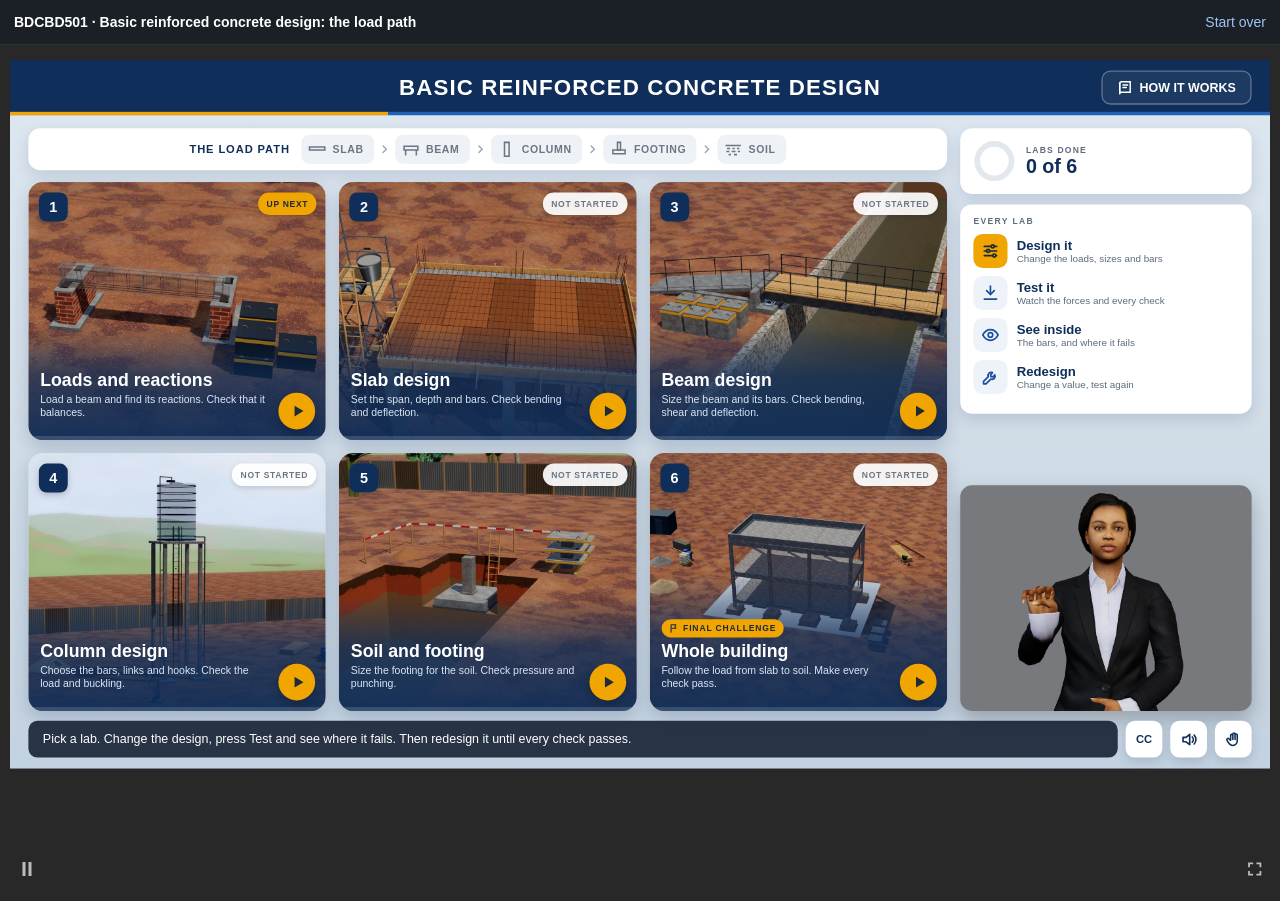
<file: index.html>
<!doctype html>
<html lang="en"><head><meta charset="utf-8"><meta name="viewport" content="width=device-width,initial-scale=1">
<title>Basic reinforced concrete design: the load path</title>
<style>
html,body{margin:0;height:100%;background:#111;color:#e8ebef;font-family:-apple-system,BlinkMacSystemFont,"Segoe UI",Roboto,Arial,sans-serif}
.top{height:44px;display:flex;align-items:center;gap:14px;padding:0 14px;background:#1b2027;border-bottom:1px solid #2b333d;font-size:14px}
.top .t{font-weight:700;color:#fff;flex:1;white-space:nowrap;overflow:hidden;text-overflow:ellipsis}
.top button{color:#9fc3f5;background:none;border:0;font:inherit;cursor:pointer;padding:0}
iframe{display:block;width:100%;height:calc(100% - 44px);border:0;background:#000}
</style>
<script>
// Stand-in for Moodle (SCORM 1.2): the course runs exactly as in Moodle; progress is kept in this browser only.
const KEY = 'rtb.bdcbd501.cmi';
let cmi; try { cmi = JSON.parse(localStorage.getItem(KEY) || 'null'); } catch { cmi = null; }
const fresh = !cmi;
cmi = cmi || { 'cmi.core.lesson_status': 'not attempted', 'cmi.core.score.raw': '', 'cmi.suspend_data': '', 'cmi.core.lesson_location': '' };
cmi['cmi.core.student_name'] = 'Reviewer'; cmi['cmi.core.student_id'] = 'reviewer';
cmi['cmi.core.lesson_mode'] = 'normal'; cmi['cmi.core.credit'] = 'credit';
cmi['cmi.core.entry'] = fresh || !cmi['cmi.suspend_data'] ? 'ab-initio' : 'resume';
const save = () => { try { localStorage.setItem(KEY, JSON.stringify(cmi)); } catch {} };
window.API = {
  LMSInitialize: () => 'true', LMSFinish: () => { save(); return 'true'; },
  LMSGetValue: (k) => cmi[k] ?? '', LMSSetValue: (k, v) => { cmi[k] = String(v); save(); return 'true'; },
  LMSCommit: () => { save(); return 'true'; }, LMSGetLastError: () => '0', LMSGetErrorString: () => '', LMSGetDiagnostic: () => '',
};
addEventListener('beforeunload', save);
</script></head><body>
<div class="top"><span class="t">BDCBD501 · Basic reinforced concrete design: the load path</span>
<button id="restart" title="Clear progress and start the course from the beginning">Start over</button></div>
<iframe src="index_lms.html" title="The simulation" allow="autoplay; fullscreen" allowfullscreen></iframe>
<script>document.getElementById('restart').onclick = () => { if (confirm('Clear your progress and start over?')) { localStorage.removeItem(KEY); location.reload(); } };</script>
</body></html>
</file>
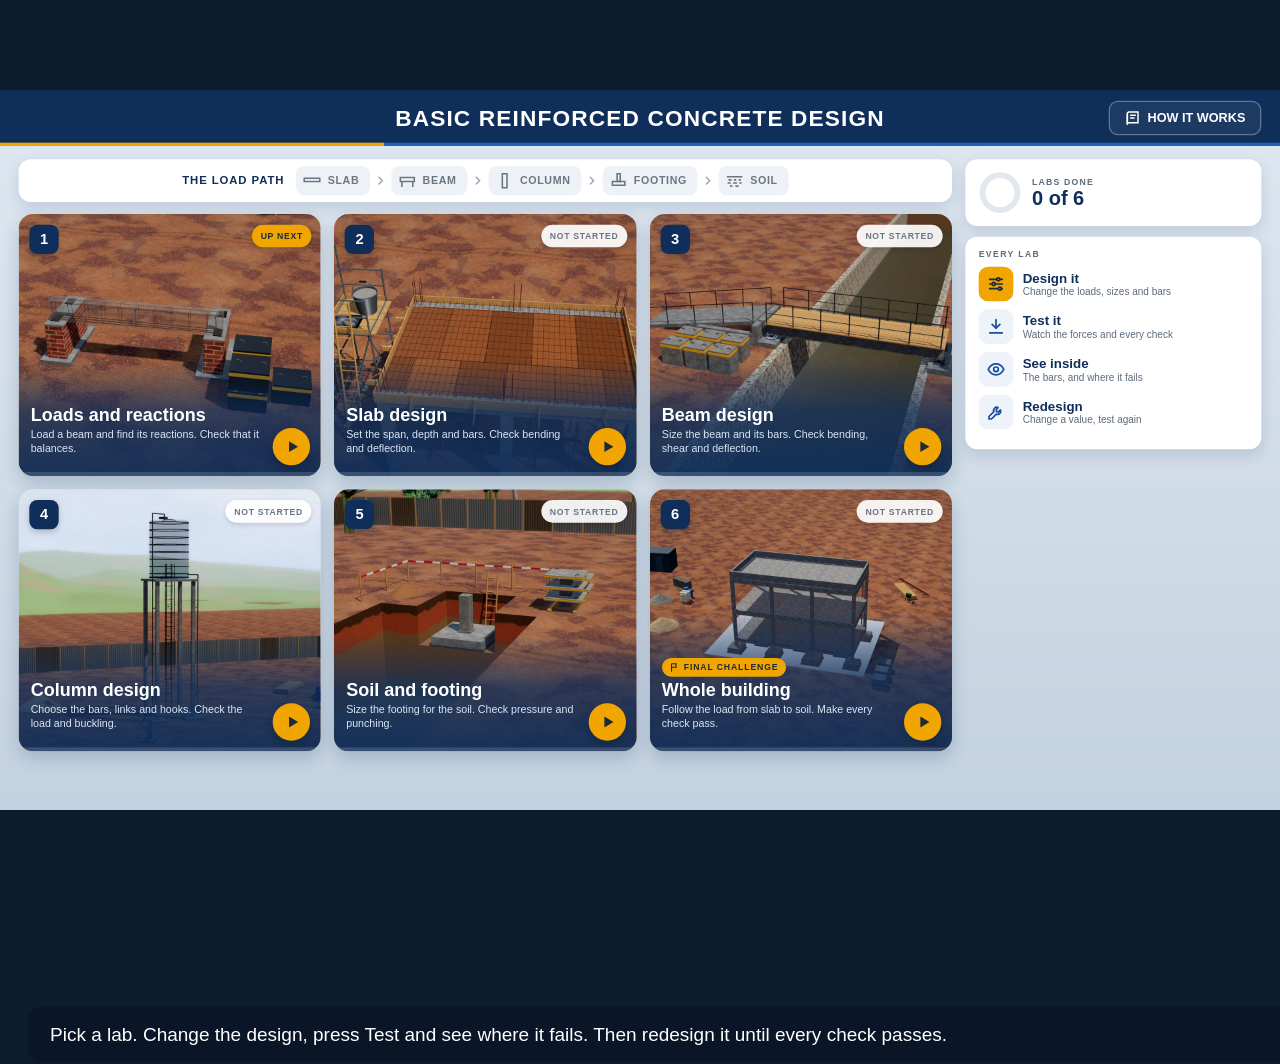
<file: story_content/WebObjects/5WpyvI18C4y/index.html>
<!doctype html>
<html lang="en"><head><meta charset="utf-8"><meta name="viewport" content="width=device-width,initial-scale=1">
<title>BDCBD501 Load path lab · Home</title>
<style>
:root{--blue:#1E63B8;--card:#1A4F9C;--navy:#0F2E5A;--amb:#F0A500;--grn:#16A34A;--red:#DC2626;--ink:#14243a;--muted:#5d6b7c;--sign:#77797c}
*{box-sizing:border-box}
html,body{margin:0;width:100%;height:100%;overflow:hidden;background:#0d1b2e;font-family:Inter,"Segoe UI",Roboto,Arial,sans-serif;color:var(--ink);-webkit-user-select:none;user-select:none}
#ui{position:fixed;left:0;top:0;width:1920px;height:1080px;transform-origin:0 0;background:linear-gradient(180deg,#dfe8f1 0%,#cfdbe6 60%,#c3d2e0 100%)}
button{font:inherit;cursor:pointer;border:0;background:none;padding:0;color:inherit}
svg{display:block}
#top{position:absolute;left:0;top:0;width:1920px;height:84px;background:var(--navy);display:flex;align-items:center;padding:0 28px;gap:18px}
#top::after{content:"";position:absolute;left:0;right:0;bottom:0;height:5px;background:linear-gradient(90deg,var(--amb) 0 30%,var(--blue) 30% 100%)}
.ttl{position:absolute;left:50%;top:50%;transform:translate(-50%,-50%);font-size:34px;font-weight:800;color:#fff;letter-spacing:.05em;white-space:nowrap;text-align:center}
.sp{flex:1}
.tbtn{display:flex;align-items:center;gap:10px;height:52px;padding:0 22px;border-radius:14px;font-size:19px;font-weight:800;color:#fff;border:2px solid rgba(255,255,255,.3);background:rgba(255,255,255,.06)}.tbtn:hover{background:rgba(255,255,255,.14)}.tbtn svg{width:24px;height:24px}
/* load path */
#strip{position:absolute;left:28px;top:104px;width:1400px;height:64px;border-radius:18px;background:#fff;box-shadow:0 8px 22px rgba(15,46,90,.14);display:flex;align-items:center;justify-content:center;padding:0 16px;gap:12px}
#strip>b{font-size:17px;color:var(--navy);letter-spacing:.08em;margin-right:6px}
#path{display:flex;align-items:center;gap:6px}
.seg{display:flex;align-items:center;gap:9px;height:44px;padding:0 16px 0 10px;border-radius:12px;background:#eef2f6;color:#6b7684;font-size:16px;font-weight:800;letter-spacing:.06em;transition:background .2s,color .2s,transform .2s}.seg svg{width:28px;height:28px}
.seg.on{background:var(--card);color:#fff;transform:translateY(-2px)}.chev{width:20px;height:20px;color:#9aa6b4}
/* cards */
#grid{position:absolute;left:28px;top:186px;width:1400px;height:806px;display:grid;grid-template-columns:repeat(3,1fr);grid-template-rows:repeat(2,1fr);gap:20px}
.cd{position:relative;border-radius:22px;overflow:hidden;background:#d4e0ec;box-shadow:0 10px 26px rgba(15,46,90,.2);transition:transform .25s ease,box-shadow .25s ease;cursor:pointer;outline:4px solid transparent;outline-offset:-4px}
.cd:hover,.cd.kb{transform:translateY(-5px);box-shadow:0 18px 36px rgba(15,46,90,.3);outline-color:var(--amb)}
.cd .th{position:absolute;inset:0;width:100%;height:100%;object-fit:cover;transition:transform .6s ease}.cd:hover .th,.cd.kb .th{transform:scale(1.06)}
.num{position:absolute;left:16px;top:16px;width:44px;height:44px;border-radius:12px;background:var(--navy);color:#fff;font-size:22px;font-weight:800;display:flex;align-items:center;justify-content:center;box-shadow:0 4px 10px rgba(0,0,0,.2)}
.st{position:absolute;right:14px;top:16px;height:34px;display:flex;align-items:center;gap:8px;padding:0 13px;border-radius:999px;font-size:13px;font-weight:800;letter-spacing:.08em;box-shadow:0 3px 8px rgba(0,0,0,.14)}
.st.ns{background:rgba(255,255,255,.92);color:#6b7684}.st.nx{background:var(--amb);color:#1d2a38}.st.ip{background:#fff3d6;color:#9a5b00}.st.dn{background:var(--grn);color:#fff}.st .stars{color:#ffd56a;letter-spacing:2px;font-size:15px}.st svg{width:17px;height:17px}
.bt{position:absolute;left:0;right:0;bottom:0;padding:70px 86px 20px 18px;background:linear-gradient(180deg,rgba(15,46,90,0) 0%,rgba(15,46,90,.75) 45%,rgba(15,46,90,.94) 100%);color:#fff;pointer-events:none}
.fin{width:max-content;margin-bottom:6px;height:28px;display:flex;align-items:center;gap:6px;padding:0 11px;border-radius:999px;background:var(--amb);color:#1d2a38;font-size:13px;font-weight:800;letter-spacing:.1em}.fin svg{width:16px;height:16px}
.bt h3{margin:0;font-size:27px;font-weight:800;line-height:1.1}.bt p{margin:5px 0 10px;font-size:16px;line-height:1.3;color:#d9e6f5}
.go2{position:absolute;right:16px;bottom:16px;width:56px;height:56px;border-radius:50%;background:var(--amb);color:#1d2a38;display:flex;align-items:center;justify-content:center;box-shadow:0 6px 16px rgba(0,0,0,.25);transition:transform .2s}.go2 svg{width:26px;height:26px;margin-left:3px}.cd:hover .go2,.cd.kb .go2{transform:scale(1.12)}
.b{display:flex;align-items:center;justify-content:center;gap:8px;flex:1;height:46px;border-radius:12px;font-size:16px;font-weight:800;letter-spacing:.06em}.b svg{width:19px;height:19px}
.b.ex{background:rgba(255,255,255,.12);color:#fff;border:2px solid rgba(255,255,255,.75)}.b.ex:hover{background:rgba(255,255,255,.24)}.b.ms{background:var(--amb);color:#1d2a38}.b.ms:hover{filter:brightness(1.07)}
.pb{position:absolute;left:0;right:0;bottom:0;height:6px;background:rgba(255,255,255,.15)}.pb i{display:block;height:100%;background:#22C55E}
.cd.final{outline-color:rgba(240,165,0,.55)}
/* right column: progress, how it works, signer */
#side{position:absolute;left:1448px;top:104px;width:444px;height:530px;display:flex;flex-direction:column;gap:16px}
.pan{border-radius:18px;background:#fff;box-shadow:0 8px 22px rgba(15,46,90,.14);padding:18px 20px}
#prog{display:flex;align-items:center;gap:16px}#prog .ring{width:64px;height:64px}#prog b{font-size:30px;color:var(--navy)}#prog small{display:block;font-size:13px;font-weight:800;letter-spacing:.14em;color:var(--muted)}
#how h4{margin:0 0 12px;font-size:13px;letter-spacing:.16em;color:var(--muted)}
.hw{display:flex;align-items:center;gap:14px;margin-bottom:12px}.hw i{width:52px;height:52px;border-radius:14px;background:#eef3fa;color:var(--card);display:grid;place-items:center;flex:none}.hw i svg{width:28px;height:28px}.hw b{font-size:20px;color:var(--navy)}.hw span{display:block;font-size:15px;color:var(--muted)}
.hw.a i{background:var(--amb);color:#1d2a38}
#sign{position:absolute;left:1448px;top:648px;width:444px;height:344px;border-radius:18px;background:var(--sign);overflow:hidden;box-shadow:0 12px 30px rgba(0,0,0,.25)}#signv{position:absolute;inset:0}
#sign .nm{position:absolute;left:14px;top:11px;font-size:12px;letter-spacing:.16em;font-weight:800;color:rgba(255,255,255,.85)}#sign .ld{position:absolute;inset:0;display:grid;place-items:center;color:rgba(255,255,255,.85);font-size:15px}
#sign.hide{display:none}
/* bottom: captions + toggles */
#bot{position:absolute;left:28px;top:1006px;width:1864px;height:58px;display:flex;align-items:center;gap:12px}
#cap{flex:1;height:56px;display:flex;align-items:center;padding:0 22px;border-radius:14px;background:rgba(10,22,40,.84);color:#fff;font-size:19px;line-height:1.3}#cap.off{visibility:hidden}
.ib{width:56px;height:56px;border-radius:14px;background:#fff;color:var(--navy);display:flex;align-items:center;justify-content:center;box-shadow:0 6px 16px rgba(15,46,90,.16)}.ib svg{width:27px;height:27px}.ib b{font-size:17px}.ib.off{opacity:.45}
/* modals */
.dim{position:absolute;inset:0;background:rgba(10,25,45,.5);display:none;z-index:5}.dim.show{display:block}
.mo{position:absolute;left:720px;top:520px;transform:translate(-50%,-50%);background:#fff;border-radius:22px;box-shadow:0 20px 50px rgba(0,0,0,.3);padding:30px 36px;border-top:8px solid var(--amb);text-align:center}
.mo .k{font-size:15px;font-weight:800;letter-spacing:.16em;color:#c2610c}.mo h2{margin:6px 0 12px;font-size:36px;color:var(--navy)}.mo p{font-size:21px;line-height:1.45;color:#2b3b50;margin:0 0 6px}
.mo .x{position:absolute;right:18px;top:18px;width:48px;height:48px;border-radius:50%;background:#eef3f8;color:var(--navy);display:flex;align-items:center;justify-content:center}.mo .x svg{width:22px;height:22px}
.go{display:inline-flex;align-items:center;gap:12px;font-size:21px;font-weight:800;color:#1d2a38;background:var(--amb);border-radius:999px;padding:15px 44px;margin-top:18px}
#guide{width:1100px;text-align:left}.gg{display:grid;grid-template-columns:repeat(3,1fr);gap:16px}.gi{border-radius:16px;background:#f2f5f9;padding:16px 18px}.gi b{display:flex;align-items:center;gap:10px;font-size:20px;color:var(--navy);margin-bottom:6px}
.gi b i{width:34px;height:34px;border-radius:10px;background:var(--card);color:#fff;font-style:normal;display:flex;align-items:center;justify-content:center;font-size:17px}.gi p{margin:0;font-size:17px;line-height:1.45;color:#2b3b50}
#guide .go{margin-top:20px}#welcome{width:860px}
</style></head>
<body>
<div id="ui">
  <div id="top"><div class="ttl">BASIC REINFORCED CONCRETE DESIGN</div><div class="sp"></div>
    <button class="tbtn" id="bGuide"><svg viewBox="0 0 24 24" fill="none" stroke="currentColor" stroke-width="2.2" stroke-linecap="round"><path d="M4 5.5A2.5 2.5 0 016.5 3H20v16H6.5A2.5 2.5 0 004 21.5z"/><path d="M4 21.5v-16"/><path d="M9 8h7M9 12h5"/></svg>HOW IT WORKS</button></div>
  <div id="strip"><b>THE LOAD PATH</b><div id="path"></div></div>
  <div id="grid"></div>
  <div id="side">
    <div class="pan" id="prog"><svg class="ring" viewBox="0 0 44 44"><circle cx="22" cy="22" r="18" fill="none" stroke="#e3e8ee" stroke-width="6"/><circle id="ringF" cx="22" cy="22" r="18" fill="none" stroke="#22C55E" stroke-width="6" stroke-linecap="round" stroke-dasharray="113.1" stroke-dashoffset="113.1" transform="rotate(-90 22 22)"/></svg><div><small>LABS DONE</small><b id="progN">0 of 6</b></div></div>
    <div class="pan" id="how"><h4>EVERY LAB</h4>
      <div class="hw a"><i><svg viewBox="0 0 24 24" fill="none" stroke="currentColor" stroke-width="2.2" stroke-linecap="round" stroke-linejoin="round"><path d="M4 6h9M17 6h3M4 12h3M11 12h9M4 18h11M19 18h1"/><circle cx="15" cy="6" r="2"/><circle cx="9" cy="12" r="2"/><circle cx="17" cy="18" r="2"/></svg></i><div><b>Design it</b><span>Change the loads, sizes and bars</span></div></div>
      <div class="hw"><i><svg viewBox="0 0 24 24" fill="none" stroke="currentColor" stroke-width="2.2" stroke-linecap="round" stroke-linejoin="round"><path d="M12 3v11"/><path d="M7 9l5 5 5-5"/><path d="M4 20h16"/></svg></i><div><b>Test it</b><span>Watch the forces and every check</span></div></div>
      <div class="hw"><i><svg viewBox="0 0 24 24" fill="none" stroke="currentColor" stroke-width="2.2" stroke-linecap="round"><path d="M2 12s3.6-7 10-7 10 7 10 7-3.6 7-10 7S2 12 2 12z"/><circle cx="12" cy="12" r="3"/></svg></i><div><b>See inside</b><span>The bars, and where it fails</span></div></div>
      <div class="hw"><i><svg viewBox="0 0 24 24" fill="none" stroke="currentColor" stroke-width="2.2" stroke-linecap="round" stroke-linejoin="round"><path d="M14.7 6.3a4 4 0 0 0-5.4 5.2L3 17.8V21h3.2l6.3-6.3a4 4 0 0 0 5.2-5.4l-2.6 2.6-2.4-.4-.4-2.4z"/></svg></i><div><b>Redesign</b><span>Change a value, test again</span></div></div></div></div>
  </div>
  <div id="sign"><div id="signv"></div><div class="ld" id="signld">Sign language…</div></div>
  <div id="bot"><div id="cap"></div>
    <button class="ib" id="bCC" title="Captions on / off"><b>CC</b></button>
    <button class="ib" id="bSnd" title="Sound on / off"><svg viewBox="0 0 24 24" fill="none" stroke="currentColor" stroke-width="2.2" stroke-linejoin="round" stroke-linecap="round"><path d="M4 9h4l5-4v14l-5-4H4z"/><path d="M16.5 8.5a5 5 0 010 7M19 6a8.5 8.5 0 010 12"/></svg></button>
    <button class="ib" id="bSign" title="Sign language on / off"><svg viewBox="0 0 24 24" fill="none" stroke="currentColor" stroke-width="2.1" stroke-linecap="round" stroke-linejoin="round"><path d="M8 13V6.5a1.5 1.5 0 013 0V12M11 11V4.5a1.5 1.5 0 013 0V12M14 11.5V6a1.5 1.5 0 013 0v7c0 4-2.5 7-6 7s-5-2-6.5-4.5L3 12.5a1.5 1.5 0 012.5-1.6L8 13"/></svg></button></div>
  <div class="dim" id="dGuide"><div class="mo" id="guide">
    <button class="x" data-close="dGuide"><svg viewBox="0 0 24 24" fill="none" stroke="currentColor" stroke-width="2.6" stroke-linecap="round"><path d="M6 6l12 12M18 6L6 18"/></svg></button>
    <div class="k">HOW IT WORKS</div><h2 id="ggH">Six labs, one load path</h2>
    <div class="gg" id="gg">
      <div class="gi"><b><i>1</i>Design it</b><p>Change the loads, spans, sizes, bars and concrete. The forces and checks follow live.</p></div>
      <div class="gi"><b><i>2</i>Test it</b><p>Press Test to load it. See where it cracks, bends or settles, and why.</p></div>
      <div class="gi"><b><i>3</i>Redesign</b><p>Change a value and test again. A task is done when every check passes.</p></div>
      <div class="gi"><b><i>⟲</i>Move the view</b><p>Drag to turn, scroll to zoom, right-drag to slide.</p></div>
      <div class="gi"><b><i>■</i>Colours</b><p><span style="color:#15803D;font-weight:800">Green</span> safe · <span style="color:#b07800;font-weight:800">amber</span> near the limit · <span style="color:#DC2626;font-weight:800">red</span> failing.</p></div>
      <div class="gi"><b><i>ƒx</i>Formulas</b><p>The ƒx button shows each design step from the manual, with your numbers.</p></div>
    </div>
    <button class="go" data-close="dGuide">GOT IT</button></div></div>
</div>
<template id="howO"><h4>EVERY STRUCTURE</h4>
      <div class="hw a"><i><svg viewBox="0 0 24 24" fill="none" stroke="currentColor" stroke-width="2.2" stroke-linecap="round" stroke-linejoin="round"><path d="M12 3v11"/><path d="M7 9l5 5 5-5"/><path d="M4 20h16"/></svg></i><div><b>Load it</b><span>Drag the loads on</span></div></div>
      <div class="hw"><i><svg viewBox="0 0 24 24" fill="none" stroke="currentColor" stroke-width="2.2" stroke-linecap="round" stroke-linejoin="round"><path d="M3 6h18"/><path d="M8 6l2 5-3 4 2 4"/><path d="M15 6l-1 4 3 3-1 6"/></svg></i><div><b>Watch it fail</b><span>Cracks, sags, sinks</span></div></div>
      <div class="hw"><i><svg viewBox="0 0 24 24" fill="none" stroke="currentColor" stroke-width="2.2" stroke-linecap="round"><circle cx="12" cy="12" r="9"/><path d="M9.1 9a3 3 0 0 1 5.8 1c0 2-3 3-3 3M12 17h.01"/></svg></i><div><b>See why</b><span>As built in red, correct in green</span></div></div>
      <div class="hw"><i><svg viewBox="0 0 24 24" fill="none" stroke="currentColor" stroke-width="2.2" stroke-linecap="round" stroke-linejoin="round"><path d="M14.7 6.3a4 4 0 0 0-5.4 5.2L3 17.8V21h3.2l6.3-6.3a4 4 0 0 0 5.2-5.4l-2.6 2.6-2.4-.4-.4-2.4z"/></svg></i><div><b>Fix and test</b><span>Do it the right way, load again</span></div></div></div></template>
<template id="ggO">
      <div class="gi"><b><i>1</i>Load it</b><p>Drag the loads on. Watch the structure as built hold, crack or fail.</p></div>
      <div class="gi"><b><i>2</i>See why</b><p>As built shows in red, the correct way in green, with one line on why.</p></div>
      <div class="gi"><b><i>3</i>Fix and test</b><p>Do the right site practice yourself, then load it again. Undo and Redo step one action.</p></div>
      <div class="gi"><b><i>⟲</i>Move the view</b><p>Drag to turn, scroll to zoom, right-drag to slide.</p></div>
      <div class="gi"><b><i>■</i>Colours</b><p><span style="color:#15803D;font-weight:800">Green</span> safe · <span style="color:#b07800;font-weight:800">amber</span> near the limit · <span style="color:#DC2626;font-weight:800">red</span> failing.</p></div>
      <div class="gi"><b><i>ƒx</i>Formulas</b><p>The ƒx button shows the live check, with the manual's formulas.</p></div>
</template>
<script src="signlang.bundle.js"></script>
<script>
(()=>{
const SL={player(){try{return window.parent&&window.parent.GetPlayer?window.parent.GetPlayer():null}catch(e){return null}},
 get(n){const p=this.player();try{return p?p.GetVar(n):null}catch(e){return null}}, set(n,v){const p=this.player();try{p&&p.SetVar(n,v)}catch(e){}}};
const $=id=>document.getElementById(id); const ui=$('ui');
function fit(){const s=Math.min(innerWidth/1920,innerHeight/1080);ui.style.transform=`scale(${s})`;ui.style.left=((innerWidth-1920*s)/2)+'px';ui.style.top=((innerHeight-1080*s)/2)+'px';}
fit(); addEventListener('resize',fit);
const SEGS=[['SLAB','<svg viewBox="0 0 24 24" fill="none" stroke="currentColor" stroke-width="2"><path d="M2 9h20v4H2z"/></svg>'],
 ['BEAM','<svg viewBox="0 0 24 24" fill="none" stroke="currentColor" stroke-width="2"><path d="M3 8h18v5H3z"/><path d="M5 13v7M19 13v7"/></svg>'],
 ['COLUMN','<svg viewBox="0 0 24 24" fill="none" stroke="currentColor" stroke-width="2"><path d="M9 3h6v18H9z"/></svg>'],
 ['FOOTING','<svg viewBox="0 0 24 24" fill="none" stroke="currentColor" stroke-width="2"><path d="M10 3h4v10h-4z"/><path d="M4 13h16v5H4z"/></svg>'],
 ['SOIL','<svg viewBox="0 0 24 24" fill="none" stroke="currentColor" stroke-width="2"><path d="M2 7h20"/><path d="M4 11h4M11 11h3M17 11h3M3 15h4M10 15h5M18 15h3M6 19h3M13 19h4"/></svg>']];
$('path').innerHTML=SEGS.map((s,i)=>`${i?'<svg class="chev" viewBox="0 0 24 24" fill="none" stroke="currentColor" stroke-width="2.6" stroke-linecap="round"><path d="M9 6l6 6-6 6"/></svg>':''}<div class="seg" data-s="${s[0]}">${s[1]}${s[0]}</div>`).join('');
/* Per slot switch: 1 = that slot's design lab is merged, so its card shows the lab text (and img/s<n>lab.jpg when im:1);
   0 = the slot still holds its original page, so the card stays original. Flip in the commit that merges the lab. */
const LAB_ON={1:1,2:1,3:1,4:1,5:1,6:1}, ANY_LAB=Object.values(LAB_ON).some(Boolean);
/* EVERY LAB panel and How it works dialog: design wording once any lab is merged, the original wording before */
if(!ANY_LAB){document.querySelector('#prog small')&&(document.querySelector('#prog small').textContent='SIMULATIONS DONE');$('how').innerHTML=$('howO').innerHTML;$('gg').innerHTML=$('ggO').innerHTML;$('ggH').textContent='Six structures, one load path';}
const SC_ORIG=[
 {id:1,t:'Rebar cages',d:'A faulty cage fails. Fix it, pour, test it.',segs:['SLAB','BEAM','COLUMN','FOOTING']},
 {id:2,t:'Pedestrian bridge',d:'Bending, shear and supports, fixed on site.',segs:['BEAM']},
 {id:3,t:'Slab bay',d:'A thin slab sags. Recast it right, test it.',segs:['SLAB','BEAM']},
 {id:4,t:'Water tank tower',d:'Slender columns buckle. Tie them, fill again.',segs:['SLAB','COLUMN','FOOTING']},
 {id:5,t:'Footing in soil',d:'Punching, then the soil. Fix the footing.',segs:['FOOTING','SOIL']},
 {id:6,t:'Classroom block',d:'A footing settles. Enlarge it, load again.',segs:['SLAB','BEAM','COLUMN','FOOTING','SOIL'],final:true}];
const SC_LAB=[
 {id:1,t:'Loads and reactions',d:'Load a beam and find its reactions. Check that it balances.',segs:['BEAM']},
 {id:2,im:1,t:'Slab design',d:'Set the span, depth and bars. Check bending and deflection.',segs:['SLAB']},
 {id:3,im:1,t:'Beam design',d:'Size the beam and its bars. Check bending, shear and deflection.',segs:['BEAM']},
 {id:4,t:'Column design',d:'Choose the bars, links and hooks. Check the load and buckling.',segs:['COLUMN']},
 {id:5,t:'Soil and footing',d:'Size the footing for the soil. Check pressure and punching.',segs:['FOOTING','SOIL']},
 {id:6,t:'Whole building',d:'Follow the load from slab to soil. Make every check pass.',segs:['SLAB','BEAM','COLUMN','FOOTING','SOIL'],final:true}];
const SC=SC_LAB.map((c,i)=>LAB_ON[c.id]?c:SC_ORIG[i]);
const inSL=!!SL.player();
function status(id){/* Storyline (SCORM resumed) state only, never localStorage: a shared PC must not show another trainee's marks */if(!inSL)return {done:false,stars:0,p:0};const done=!!SL.get('BB_T'+id+'_PracticeDone'),pr=+SL.get('BB_T'+id+'_PracticeStep')||0,ex=!!SL.get('BB_T'+id+'_ExploreDone');return {done,stars:done?3:0,p:done?100:(pr>0?Math.min(pr,99):(ex?10:0))};}
const IC={eye:'<svg viewBox="0 0 24 24" fill="none" stroke="currentColor" stroke-width="2.2"><path d="M2 12s3.6-7 10-7 10 7 10 7-3.6 7-10 7S2 12 2 12z"/><circle cx="12" cy="12" r="3"/></svg>',
 play:'<svg viewBox="0 0 24 24" fill="currentColor"><path d="M7 4.5v15l12.5-7.5z"/></svg>',
 flag:'<svg viewBox="0 0 24 24" fill="none" stroke="currentColor" stroke-width="2.4" stroke-linecap="round" stroke-linejoin="round"><path d="M5 21V4M5 4h11l-2 4 2 4H5"/></svg>',
 chk:'<svg viewBox="0 0 24 24" fill="none" stroke="currentColor" stroke-width="3" stroke-linecap="round" stroke-linejoin="round"><path d="M5 12.5l4.5 4.5L19 7.5"/></svg>'};
const stHTML=s=>s.done?`<div class="st dn">${IC.chk}DONE <span class="stars">${'★'.repeat(s.stars)}${'☆'.repeat(3-s.stars)}</span></div>`:s.next?`<div class="st nx">UP NEXT</div>`:s.p>0?`<div class="st ip">IN PROGRESS</div>`:`<div class="st ns">NOT STARTED</div>`;
const nextId=(SC.find(c=>!status(c.id).done)||{}).id;
$('grid').innerHTML=SC.map(c=>{const s=status(c.id);s.next=c.id===nextId;return `<div class="cd ${c.final?'final':''}" data-i="${c.id}" tabindex="0" aria-label="Lab ${c.id}. ${c.t}. ${c.d} ${s.done?'Done.':s.next?'Up next.':s.p>0?'In progress.':'Not started.'}">
 <img class="th" src="img/s${c.id}${LAB_ON[c.id]&&c.im?'lab':''}.jpg" alt=""><div class="num">${c.id}</div>${stHTML(s)}
 <div class="bt">${c.final?`<div class="fin">${IC.flag}FINAL CHALLENGE</div>`:''}<h3>${c.t}</h3><p>${c.d}</p></div><div class="go2" aria-hidden="true">${IC.play}</div>
 <div class="pb"><i style="width:${s.p}%"></i></div></div>`;}).join('');
const doneN=SC.filter(c=>status(c.id).done).length; $('progN').textContent=doneN+' of 6'; $('ringF').setAttribute('stroke-dashoffset',113.1*(1-doneN/6));
function go(id){if(inSL){SL.set('BB_Home_GoT'+id+'P',String(Date.now()));return;}location.href='../BD5LP_S'+id+'_Simulation/index.html';}
document.querySelectorAll('.cd').forEach(el=>{ const id=+el.dataset.i,c=SC[id-1];
 const on=()=>document.querySelectorAll('.seg').forEach(s=>s.classList.toggle('on',c.segs.includes(s.dataset.s))), off=()=>document.querySelectorAll('.seg').forEach(s=>s.classList.remove('on'));
 el.addEventListener('mouseenter',on);el.addEventListener('mouseleave',off);el.addEventListener('focus',()=>{el.classList.add('kb');on();});el.addEventListener('blur',()=>{el.classList.remove('kb');off();});
 el.addEventListener('keydown',e=>{if(e.key==='Enter'||e.key===' '){e.preventDefault();go(id);}}); el.onclick=()=>go(id); });
/* Imani: narration + live signing */
const W=ANY_LAB?'s0d01':'HOME_WELCOME';
const N={HOME_WELCOME:"Pick a structure. Load it, watch it fail, see why, then fix it the right way and test it.",s0d01:"Pick a lab. Change the design, press Test and see where it fails. Then redesign it until every check passes.",HOME_GUIDE:"Each simulation follows the load path: slab, beam, column, footing and soil.",s0d02:"Each lab follows the load path, from the loads down to the soil."};
const CLIPS={HOME_GUIDE:1,HOME_WELCOME:1,s0d01:1,s0d02:1};
function sgn(k,t,clk){if(!sign)return;if(CLIPS[k])return sign.play(k,t,clk);if(sign.cache)sign.cache['']=null;sign.play('',t,null);}
let sign=null, snd=true, a=null;
if(window.SignLang&&!/nosign/.test(location.hash)){ sign=new SignLang.SignBox({base:'sign/',narr:'narr/',size:444}); sign.init().then(()=>{sign.r.setSize(444,344,false);sign.cam.aspect=444/344;sign.cam.updateProjectionMatrix();sign.attach($('signv'));$('signld').style.display='none';}).catch(e=>{$('signld').textContent='sign language: loading failed';}); }
function say(k){const t=N[k];$('cap').textContent=t; if(a){try{a.pause()}catch(e){}} sgn(k,t,null); if(!snd||!CLIPS[k])return; a=new Audio('narr/'+k+'.mp3'); a.onplaying=()=>{if(sign)sign.play(k,t,()=>a.error?null:a.currentTime);}; a.play().catch(()=>{});}
const G=ANY_LAB?'s0d02':'HOME_GUIDE';
$('bGuide').onclick=()=>{$('dGuide').classList.add('show');say(G);};
document.querySelectorAll('[data-close]').forEach(b=>b.onclick=()=>$(b.dataset.close).classList.remove('show'));
$('bCC').onclick=()=>{$('bCC').classList.toggle('off');$('cap').classList.toggle('off');};
$('bSnd').onclick=()=>{snd=!snd;$('bSnd').classList.toggle('off',!snd);if(!snd&&a)a.pause();};
$('bSign').onclick=()=>{const h=$('sign').classList.toggle('hide');$('bSign').classList.toggle('off',h);};
$('cap').textContent=N[W];
let welcomed=false; try{welcomed=SL.get('RC_Home_Welcomed')||sessionStorage.getItem('bd5lp_wel');}catch(e){}
if(!welcomed){ setTimeout(()=>{ sgn(W,N[W],null); },1500);
  const first=()=>{removeEventListener('pointerdown',first,true);removeEventListener('keydown',first,true);if(welcomed)return;welcomed=true;SL.set('RC_Home_Welcomed',true);try{sessionStorage.setItem('bd5lp_wel','1')}catch(e){}say(W);};
  addEventListener('pointerdown',first,true); addEventListener('keydown',first,true); if(CLIPS[W]) try{ const t=new Audio('narr/'+W+'.mp3'); t.play().then(()=>{ a=t; welcomed=true; if(sign) sign.play(W,N[W],()=>t.error?null:t.currentTime); }).catch(()=>{}); }catch(e){} }
window.__H={go};window.__home=true;
})();
</script>
</body></html>
</file>
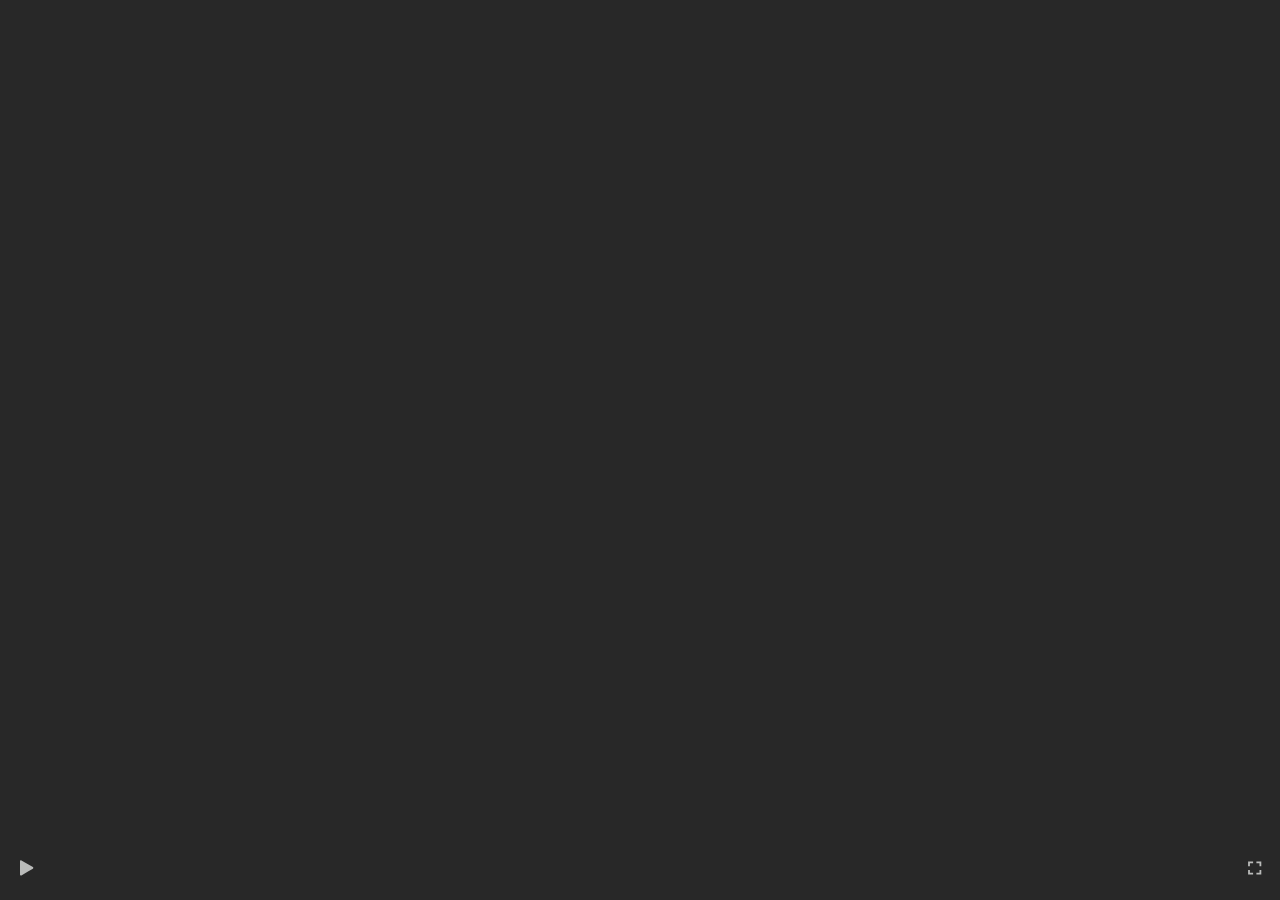
<file: index_lms.html>
﻿<!doctype html>
<html lang="en-US">
<head>
  <meta charset="utf-8">
  <!-- Created using Storyline 360 x64 - http://www.articulate.com  -->
  <!-- version: 3.129.38633.0 -->
  <title>BDCBD501_LoadPathLab_Final_FullScreen</title>
  <meta http-equiv="x-ua-compatible" content="IE=edge"/>
  <meta name="viewport" content="width=device-width,initial-scale=1,user-scalable=no,shrink-to-fit=no,minimal-ui"/>
  <meta name="apple-mobile-web-app-capable" content="yes"/>
  <style>
    html, body { height: 100%; padding: 0; margin: 0 }
    #app { height: 100%; width: 100%; }
  </style>

  <script>
    window.DS = {};
    window.globals = {
      DATA_PATH_BASE: '',
      HAS_FRAME: true,
      HAS_SLIDE: true,

      lmsPresent: true,
      tinCanPresent: false,
      cmi5Present: false,
      aoSupport: false,
      scale: 'Scaled',
      captureRc: false,
      browserSize: 'optimal',
      bgColor: '#282828',
      features: 'DropInBase,EngagePromiseUpgrade,FinalPromiseUpgrade,JsInteractions,Localization,PlayerMemoryEnhancements,SlideLevelScale,SlidePromiseUpgrade,StartupPromiseUpgrade,ViewPromiseUpgrade',
      themeName: 'unified',
      preloaderColor: '#FFFFFF',
      suppressAnalytics: false,
      productChannel: 'stable',
      publishSource: 'storyline',
      aid: 'aid|a07f5973-b782-578b-a566-55078f24287c',
      cid: 'a00a31eb-edef-401a-9459-4a8b70249b8c',
      playerVersion: '3.129.38633.0',
      publishTimestamp: '2026-11-05T13:49:15.0782494Z',
      maxIosVideoElements: 10,
      connectionSettings: { message: 'You%20are%20offline.%20Trying%20to%20reconnect...', useDarkTheme: false, mode: 'disabled' },
      hasFeature: function(feature) {
        return this.features.split(',').includes(feature);
      },
      
      parseParams: function(qs) {
        if (window.globals.parsedParams != null) {
          return window.globals.parsedParams;
        }
        qs = (qs || window.location.search.substr(1)).split('+').join(' ');
        var params = {},
            tokens,
            re = /[?&]?([^=]+)=([^&]*)/g;

        while (tokens = re.exec(qs)) {
          params[decodeURIComponent(tokens[1]).trim()] =
            decodeURIComponent(tokens[2]).trim();
        }
        window.globals.parsedParams = params;
        return params;
      }

    };

    if (window.flagsUnderTest != null) {
      window.globals.features = window.flagsUnderTest.reduce((accum, feature) => {
        if (!accum.includes(feature)) {
          accum.push(feature);
        }
        return accum;
      }, window.globals.features.split(',')).join();
    }
  </script>
  <script>
    var isIe11 = ('ActiveXObject' in window || window.MSBlobBuilder != null)
      && window.msCrypto != null && !window.ActiveXObject;
    if (isIe11) {
      window.globals.unsupportedBrowser = true;
      document.write(atob('[base64]'));
    }
  </script>

  <script>
    if (window.globals.hasFeature('Localization')) {
      
      
    }
  </script>

  <script src="lms/scormdriver.js" charset="utf-8"></script>
  
  <script>window.THREE = { };</script>
  
</head>
<body style="background: #282828" class="cs-HTML theme-unified">
  <!-- 360 -->
  <script>!function(){var e,i=/iPhone/i,o=/iPod/i,n=/iPad/i,t=/\biOS-universal(?:.+)Mac\b/i,r=/\bAndroid(?:.+)Mobile\b/i,a=/Android/i,d=/(?:SD4930UR|\bSilk(?:.+)Mobile\b)/i,p=/Silk/i,l=/Windows Phone/i,u=/\bWindows(?:.+)ARM\b/i,b=/BlackBerry/i,s=/BB10/i,c=/Opera Mini/i,f=/\b(CriOS|Chrome)(?:.+)Mobile/i,h=/Mobile(?:.+)Firefox\b/i,v=function(e){return void 0!==e&&"MacIntel"===e.platform&&"number"==typeof e.maxTouchPoints&&e.maxTouchPoints>1&&"undefined"==typeof MSStream};e=function(e){var m={userAgent:"",platform:"",maxTouchPoints:0};e||"undefined"==typeof navigator?"string"==typeof e?m.userAgent=e:e&&e.userAgent&&(m={userAgent:e.userAgent,platform:e.platform,maxTouchPoints:e.maxTouchPoints||0}):m={userAgent:navigator.userAgent,platform:navigator.platform,maxTouchPoints:navigator.maxTouchPoints||0};var g=m.userAgent,y=g.split("[FBAN");void 0!==y[1]&&(g=y[0]),void 0!==(y=g.split("Twitter"))[1]&&(g=y[0]);var A=function(e){return function(i){return i.test(e)}}(g),w={apple:{phone:A(i)&&!A(l),ipod:A(o),tablet:!A(i)&&(A(n)||v(m))&&!A(l),universal:A(t),device:(A(i)||A(o)||A(n)||A(t)||v(m))&&!A(l)},amazon:{phone:A(d),tablet:!A(d)&&A(p),device:A(d)||A(p)},android:{phone:!A(l)&&A(d)||!A(l)&&A(r),tablet:!A(l)&&!A(d)&&!A(r)&&(A(p)||A(a)),device:!A(l)&&(A(d)||A(p)||A(r)||A(a))||A(/\bokhttp\b/i)},windows:{phone:A(l),tablet:A(u),device:A(l)||A(u)},other:{blackberry:A(b),blackberry10:A(s),opera:A(c),firefox:A(h),chrome:A(f),device:A(b)||A(s)||A(c)||A(h)||A(f)},any:!1,phone:!1,tablet:!1};return w.any=w.apple.device||w.android.device||w.windows.device||w.other.device,w.phone=w.apple.phone||w.android.phone||w.windows.phone,w.tablet=w.apple.tablet||w.android.tablet||w.windows.tablet,w}(),"object"==typeof exports&&"undefined"!=typeof module?module.exports=e:"function"==typeof define&&define.amd?define((function(){return e})):this.isMobile=e}();
    window.isMobile.apple.tablet = window.isMobile.apple.tablet ||
      (navigator.platform === 'MacIntel' && navigator.maxTouchPoints > 1);
    window.isMobile.apple.device = window.isMobile.apple.device || window.isMobile.apple.tablet;
    window.isMobile.tablet = window.isMobile.tablet || window.isMobile.apple.tablet;
    window.isMobile.any = window.isMobile.any || window.isMobile.apple.tablet;
  </script>

  <div id="focus-sink" tabindex="-1"></div>

  <div id="preso"></div>
  <script>
    (function() {

      var classTypes = [ 'desktop', 'mobile', 'phone', 'tablet' ];

      var addDeviceClasses = function(prefix, testObj) {
        var curr, i;
        for (i = 0; i < classTypes.length; i++) {
          curr = classTypes[i];
          if (testObj[curr]) {
            document.body.classList.add(prefix + curr);
          }
        }
      };

      var params = window.globals.parseParams(),
          isDevicePreview = params.devicepreview === '1',
          isPhoneOverride = params.deviceType === 'phone' || (isDevicePreview && params.phone == '1'),
          isTabletOverride = (params.deviceType === 'tablet' || isDevicePreview) && !isPhoneOverride,
          isMobileOverride = isPhoneOverride || isTabletOverride;

      var deviceView = {
        desktop: !window.isMobile.any && !isMobileOverride,
        mobile: window.isMobile.any || isMobileOverride,
        phone: isPhoneOverride || (window.isMobile.phone && !isTabletOverride),
        tablet: isTabletOverride || window.isMobile.tablet
      };

      window.globals.deviceView = deviceView;
      window.isMobile.desktop = !window.isMobile.any;
      window.isMobile.mobile = window.isMobile.any;

      addDeviceClasses('view-', deviceView);

    })();
  </script>
  
  <script src='story_content/triggers.js' type=text/javascript></script>
<script src='story_content/user.js' type=text/javascript></script>
  <div class="slide-loader"></div>

  <script>
    var doc = document, loader = doc.body.querySelector('.slide-loader'); [ 1, 2, 3 ].forEach(function(n) { var d = doc.createElement('div'); d.style.backgroundColor = window.globals.preloaderColor; d.classList.add('mobile-loader-dot'); d.classList.add('dot' + n); loader.appendChild(d); });
  </script>

  <div class="mobile-load-title-overlay" style="display: none">
    <div class="mobile-load-title">BDCBD501_LoadPathLab_Final_FullScreen</div>
  </div>

  <div class="mobile-chrome-warning"></div>

  
<style>
  .warn-connection-dialog {
    display: none;
    background: transparent;
    pointer-events: all;
    position: fixed;
    left: 0;
    top: 0;
    width: 100%;
    height: 100%;
    z-index: 999;
  }

  .warn-connection-content {
    pointer-events: all;
    border-radius: 4px;
    background: white;
    border: 1px solid #E7E7E7;
    color: #333333;
    box-shadow: 0 2px 4px rgba(0, 0, 0, 0.25);
    transition: all 150ms ease-out;
    position: absolute;
    white-space: nowrap;
  }

  .view-phone.is-landscape .warn-connection-content {
    left: 23px;
    bottom: 23px;
  }

  .view-tablet.is-landscape .warn-connection-content {
    left: 50%;
    top: 20px;
    transform: translateX(-50%);
  }

  .view-mobile.is-portrait .warn-connection-content {
    transform: translate(-50%, calc(-100% - 15px));
  }

  .warn-connection-content p {
    display: inline-block;
    margin: 0 8px 0 0;
    line-height: 33px;
    font-size: 11px;
  }

  .warn-connection-content svg {
    position: relative;
    vertical-align: middle;
    margin: 0 2px 2px 8px;
  }

  .view-desktop .warn-connection-content {
    left: 1.5em;
    bottom: 1.5em;
  }

  .view-desktop .warn-connection-content p {
    font-size: 1.1em;
  }

  .is-offline .warn-connection-dialog {
    display: block;
  }

  .is-offline .cs-panel * {
    pointer-events: none !important;
  }

  .is-offline .cs-panel {
    pointer-events: all !important;
  }

  .is-offline #nav-controls * {
    pointer-events: none !important;
  }

  .is-offline #nav-controls {
    pointer-events: all !important;
  }
</style>

<div class="warn-connection-dialog" role="alertdialog" aria-modal="true" tabindex="0" aria-labelledby="warn-connection-message">
  <div class="warn-connection-content">
    <svg width="17" height="15" viewBox="0 0 17 15" xmlns="http://www.w3.org/2000/svg">
      <path fill="#8F0000" stroke="white" d="M16.07,12.98 L15.88,12.23 L9.51,1.21 C8.97,0.26,7.6,0.26,7.06,1.21 L0.69,12.23 C0.15,13.16,0.81,14.36,1.91,14.36 H14.65 C15.47,14.36,16.05,13.7,16.07,12.98 Z"/>
      <path fill="white" stroke="white" d="M8.58,5.5 C8.35,5.28,8.5,5.35,8.21,5.32 C8.09,5.35,7.97,5.49,7.96,5.67 C7.97,5.79,7.98,5.92,7.98,6.04 L7.98,6.04 C7.99,6.17,8,6.31,8.01,6.43 L8.01,6.44 C8.03,6.92,8.06,7.41,8.09,7.9 L8.09,7.9 C8.12,8.39,8.14,8.88,8.17,9.37 C8.17,9.39,8.18,9.42,8.2,9.44 C8.23,9.46,8.25,9.47,8.28,9.47 C8.31,9.47,8.34,9.46,8.35,9.44 C8.37,9.43,8.38,9.4,8.39,9.35 L8.39,9.34 C8.39,9.24,8.4,9.15,8.4,9.05 L8.4,9.05 C8.41,8.96,8.41,8.86,8.42,8.75 C8.43,8.44,8.45,8.12,8.47,7.81 L8.47,7.81 C8.49,7.49,8.51,7.18,8.53,6.87 C8.55,6.46,8.56,6.05,8.59,5.64 L8.6,5.62 C8.6,5.57,8.59,5.53,8.58,5.5 L8.21,5.32 Z"/>
      <circle fill="white" stroke="white" cx="8.3" cy="11.35" r="0.3"/>
    </svg>
    <p id="warn-connection-message">You are offline. Trying to reconnect...</p>
  </div>
</div>

<script>
  (function() {
    window.DS.connection = {
      warningShown: false,
      assets: {},
      loadingAssetGroup: false,
      retryDelay: 500
    };

    var connectionSettings = window.globals.connectionSettings || {};

    var useConnectionMessages = window.AbortController != null &&
      window.location.protocol != 'file:' &&
      connectionSettings.mode === 'normal';

    window.DS.connection.useConnectionMessages = useConnectionMessages;

    var assetCount = 0;
    var checkLoadedId;


    if (useConnectionMessages && connectionSettings != null) {
      var contentEl = document.querySelector('.warn-connection-content');
      var messageEl = contentEl.querySelector('p');

      if (connectionSettings.useDarkTheme) {
        contentEl.style.borderColor = '#BABBBA';
        contentEl.style.backgroundColor = '#282828';
        contentEl.style.color = '#FFFFFF';
      }

      if (connectionSettings.message != null) {
        messageEl.textContent = window.decodeURIComponent(connectionSettings.message);
      }
    }

    function checkAssetsReady() {
      for (var i in DS.connection.assets) {
        if (!DS.connection.assets[i].success) {
          return false;
        }
      }
      return true;
    }

    function stopAssetGroup() {
      if (!useConnectionMessages) { return; }

      assetCount = 0;

      DS.connection.oldAssetGroup = DS.connection.assets;
      DS.connection.assets = {};
      DS.connection.loadingAssetGroup = false;
      clearInterval(checkLoadedId);
    }

    function startAssetGroup() {
      if (!useConnectionMessages) { return; }
      var ticks = 0;
      clearInterval(checkLoadedId);
      checkLoadedId = setInterval(function() {
        var loaded = 0;
        if (assetCount === 0 && loaded === 0) {
          clearInterval(checkLoadedId);
          return;
        }

        for (var i in DS.connection.assets) {
          if (DS.connection.assets[i].success) {
            loaded++;
          }
        }

        if (assetCount === loaded && checkAssetsReady()) {
          for (var i in DS.connection.assets) {
            if (DS.connection.assets[i].action) {
              DS.connection.assets[i].action();
            }
          }
          hideWarning();
          stopAssetGroup();
        }
      }, 100)
    }

    function requiredAsset(url, action, retry, type) {
      if (!useConnectionMessages) { return; }
      if (DS.connection.assets[url]) { return; }

      DS.connection.assets[url] = {
        success: false, action: action, retry: retry, type: type
      };
      assetCount = Object.keys(DS.connection.assets).length;
      if (!DS.connection.loadingAssetGroup) {
        startAssetGroup();
      }
      DS.connection.loadingAssetGroup = true;
    }

    function assetLoaded(url) {
      if (!useConnectionMessages) { return; }
      if (DS.connection.assets[url]) {
        DS.connection.assets[url].success = true;
      }
    }

    function assetFailed(url) {
      if (!useConnectionMessages) { return; }
      if (!DS.connection.assets[url]) {
        if (/\.js$/.test(url) && url.indexOf('transcripts') === -1) {
          setTimeout(function() {
            if (DS.connection.lastSlideLoaded != null) {
              DS.connection.lastSlideLoaded();
            }
          }, DS.connection.retryDelay);
        }
        return;
      }
      if (!DS.connection.warningShown) { showWarning(); }
      if (DS.connection.assets[url].retry) {
        setTimeout(function() {
          if (!DS.connection.assets[url].success) {
            DS.connection.assets[url].retry()
          }
        }, DS.connection.retryDelay);
      }
    }

    function hideWarning() {
      document.body.classList.remove('is-offline');
      DS.connection.warningShown = false;
      enableKeys();
    }
    DS.connection.hideWarning = hideWarning

    function showWarning(btn) {
      document.body.classList.add('is-offline')
      DS.connection.warningShown = true;
      updateWarningPosition();
      disableKeys();
    }

    function updateWarningPosition() {
      if (!DS.connection.warningShown) {
        return;
      }

      var isPortrait = document.body.classList.contains('is-portrait');
      var isMobile = document.body.classList.contains('view-mobile');
      var warningEl = document.querySelector('.warn-connection-content');

      if (isPortrait && isMobile) {
        var slide = document.querySelector('.primary-slide');
        var slideRect = slide != null
          ? slide.getBoundingClientRect()
          : { top: window.innerHeight, left: 0, width: window.innerWidth };

        warningEl.style.top = `${slideRect.top}px`
        warningEl.style.left = `${slideRect.left + slideRect.width / 2}px`
      } else {
        warningEl.style.top = null;
        warningEl.style.left = null;
      }

      window.requestAnimationFrame(updateWarningPosition);
    }

    function onDisableKeyDown(e) {
      e.preventDefault();
      e.stopImmediatePropagation();
    }

    function onDisableKeyUp(e) {
      e.preventDefault();
      e.stopImmediatePropagation();
    }

    var accStyle = document.createElement('style');
    var warnDialogEl = document.querySelector('.warn-connection-dialog');

    function disableKeys() {
      if (DS.views && DS.views.nsStack && DS.views.nsStack.length === 1) {
        DS.views.nsStack[0].tabReachable = false
        DS.views.nsStack[0].updateTabIndex(true);
      }

      accStyle.innerHTML = '.acc-shadow-dom { display: none; }';
      document.body.appendChild(accStyle);

      warnDialogEl.parentNode.append(warnDialogEl);
      warnDialogEl.focus();
    }

    function enableKeys() {
      accStyle.remove();
      if (DS.views && DS.views.nsStack && DS.views.nsStack.length === 1 && DS.views.nsStack[0].name === '_frame') {
        DS.views.nsStack[0].tabReachable = true;
        DS.views.nsStack[0].updateTabIndex();
      }
    }

    // these will all be noops if the feature flag isn't set in
    // the data and `window.globals.features`
    DS.connection.requiredAsset = requiredAsset;
    DS.connection.assetLoaded = assetLoaded;
    DS.connection.assetFailed = assetFailed;
    DS.connection.stopAssetGroup = stopAssetGroup;
    DS.connection.startAssetGroup = startAssetGroup;
  })();
</script>


  <script>
    
    if (window.autoSpider && window.vInterfaceObject) {
      document.querySelector('.mobile-load-title-overlay').style.display = 'none';
    }
  </script>

  

  <link rel="stylesheet" href="html5/data/css/output.min.css" data-noprefix/>
</body>
<script src="html5/lib/scripts/bootstrapper.min.js"></script>
</html>
</file>
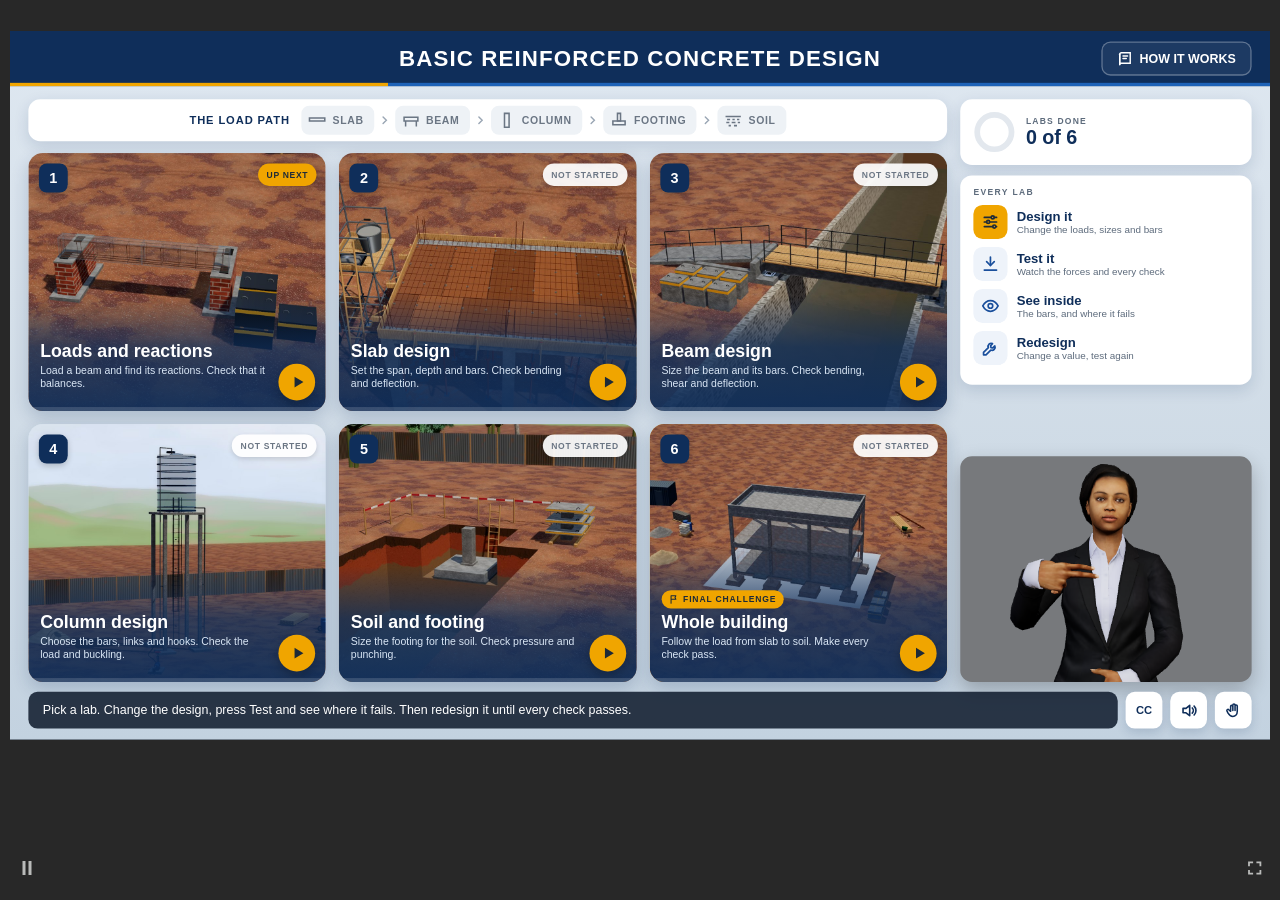
<file: story.html>
﻿<!doctype html>
<html lang="en-US">
<head>
  <meta charset="utf-8">
  <!-- Created using Storyline 360 x64 - http://www.articulate.com  -->
  <!-- version: 3.129.38633.0 -->
  <title>BDCBD501_LoadPathLab_Final_FullScreen</title>
  <meta http-equiv="x-ua-compatible" content="IE=edge"/>
  <meta name="viewport" content="width=device-width,initial-scale=1,user-scalable=no,shrink-to-fit=no,minimal-ui"/>
  <meta name="apple-mobile-web-app-capable" content="yes"/>
  <style>
    html, body { height: 100%; padding: 0; margin: 0 }
    #app { height: 100%; width: 100%; }
  </style>

  <script>
    window.DS = {};
    window.globals = {
      DATA_PATH_BASE: '',
      HAS_FRAME: true,
      HAS_SLIDE: true,

      lmsPresent: false,
      tinCanPresent: false,
      cmi5Present: false,
      aoSupport: false,
      scale: 'Scaled',
      captureRc: false,
      browserSize: 'optimal',
      bgColor: '#282828',
      features: 'DropInBase,EngagePromiseUpgrade,FinalPromiseUpgrade,JsInteractions,Localization,PlayerMemoryEnhancements,SlideLevelScale,SlidePromiseUpgrade,StartupPromiseUpgrade,ViewPromiseUpgrade',
      themeName: 'unified',
      preloaderColor: '#FFFFFF',
      suppressAnalytics: false,
      productChannel: 'stable',
      publishSource: 'storyline',
      aid: 'aid|a07f5973-b782-578b-a566-55078f24287c',
      cid: 'a00a31eb-edef-401a-9459-4a8b70249b8c',
      playerVersion: '3.129.38633.0',
      publishTimestamp: '2026-11-05T13:49:15.0754422Z',
      maxIosVideoElements: 10,
      connectionSettings: { message: 'You%20are%20offline.%20Trying%20to%20reconnect...', useDarkTheme: false, mode: 'disabled' },
      hasFeature: function(feature) {
        return this.features.split(',').includes(feature);
      },
      
      parseParams: function(qs) {
        if (window.globals.parsedParams != null) {
          return window.globals.parsedParams;
        }
        qs = (qs || window.location.search.substr(1)).split('+').join(' ');
        var params = {},
            tokens,
            re = /[?&]?([^=]+)=([^&]*)/g;

        while (tokens = re.exec(qs)) {
          params[decodeURIComponent(tokens[1]).trim()] =
            decodeURIComponent(tokens[2]).trim();
        }
        window.globals.parsedParams = params;
        return params;
      }

    };

    if (window.flagsUnderTest != null) {
      window.globals.features = window.flagsUnderTest.reduce((accum, feature) => {
        if (!accum.includes(feature)) {
          accum.push(feature);
        }
        return accum;
      }, window.globals.features.split(',')).join();
    }
  </script>
  <script>
    var isIe11 = ('ActiveXObject' in window || window.MSBlobBuilder != null)
      && window.msCrypto != null && !window.ActiveXObject;
    if (isIe11) {
      window.globals.unsupportedBrowser = true;
      document.write(atob('[base64]'));
    }
  </script>

  <script>
    if (window.globals.hasFeature('Localization')) {
      
      
    }
  </script>

  
  
  <script>window.THREE = { };</script>
  
</head>
<body style="background: #282828" class="cs-HTML theme-unified">
  <!-- 360 -->
  <script>!function(){var e,i=/iPhone/i,o=/iPod/i,n=/iPad/i,t=/\biOS-universal(?:.+)Mac\b/i,r=/\bAndroid(?:.+)Mobile\b/i,a=/Android/i,d=/(?:SD4930UR|\bSilk(?:.+)Mobile\b)/i,p=/Silk/i,l=/Windows Phone/i,u=/\bWindows(?:.+)ARM\b/i,b=/BlackBerry/i,s=/BB10/i,c=/Opera Mini/i,f=/\b(CriOS|Chrome)(?:.+)Mobile/i,h=/Mobile(?:.+)Firefox\b/i,v=function(e){return void 0!==e&&"MacIntel"===e.platform&&"number"==typeof e.maxTouchPoints&&e.maxTouchPoints>1&&"undefined"==typeof MSStream};e=function(e){var m={userAgent:"",platform:"",maxTouchPoints:0};e||"undefined"==typeof navigator?"string"==typeof e?m.userAgent=e:e&&e.userAgent&&(m={userAgent:e.userAgent,platform:e.platform,maxTouchPoints:e.maxTouchPoints||0}):m={userAgent:navigator.userAgent,platform:navigator.platform,maxTouchPoints:navigator.maxTouchPoints||0};var g=m.userAgent,y=g.split("[FBAN");void 0!==y[1]&&(g=y[0]),void 0!==(y=g.split("Twitter"))[1]&&(g=y[0]);var A=function(e){return function(i){return i.test(e)}}(g),w={apple:{phone:A(i)&&!A(l),ipod:A(o),tablet:!A(i)&&(A(n)||v(m))&&!A(l),universal:A(t),device:(A(i)||A(o)||A(n)||A(t)||v(m))&&!A(l)},amazon:{phone:A(d),tablet:!A(d)&&A(p),device:A(d)||A(p)},android:{phone:!A(l)&&A(d)||!A(l)&&A(r),tablet:!A(l)&&!A(d)&&!A(r)&&(A(p)||A(a)),device:!A(l)&&(A(d)||A(p)||A(r)||A(a))||A(/\bokhttp\b/i)},windows:{phone:A(l),tablet:A(u),device:A(l)||A(u)},other:{blackberry:A(b),blackberry10:A(s),opera:A(c),firefox:A(h),chrome:A(f),device:A(b)||A(s)||A(c)||A(h)||A(f)},any:!1,phone:!1,tablet:!1};return w.any=w.apple.device||w.android.device||w.windows.device||w.other.device,w.phone=w.apple.phone||w.android.phone||w.windows.phone,w.tablet=w.apple.tablet||w.android.tablet||w.windows.tablet,w}(),"object"==typeof exports&&"undefined"!=typeof module?module.exports=e:"function"==typeof define&&define.amd?define((function(){return e})):this.isMobile=e}();
    window.isMobile.apple.tablet = window.isMobile.apple.tablet ||
      (navigator.platform === 'MacIntel' && navigator.maxTouchPoints > 1);
    window.isMobile.apple.device = window.isMobile.apple.device || window.isMobile.apple.tablet;
    window.isMobile.tablet = window.isMobile.tablet || window.isMobile.apple.tablet;
    window.isMobile.any = window.isMobile.any || window.isMobile.apple.tablet;
  </script>

  <div id="focus-sink" tabindex="-1"></div>

  <div id="preso"></div>
  <script>
    (function() {

      var classTypes = [ 'desktop', 'mobile', 'phone', 'tablet' ];

      var addDeviceClasses = function(prefix, testObj) {
        var curr, i;
        for (i = 0; i < classTypes.length; i++) {
          curr = classTypes[i];
          if (testObj[curr]) {
            document.body.classList.add(prefix + curr);
          }
        }
      };

      var params = window.globals.parseParams(),
          isDevicePreview = params.devicepreview === '1',
          isPhoneOverride = params.deviceType === 'phone' || (isDevicePreview && params.phone == '1'),
          isTabletOverride = (params.deviceType === 'tablet' || isDevicePreview) && !isPhoneOverride,
          isMobileOverride = isPhoneOverride || isTabletOverride;

      var deviceView = {
        desktop: !window.isMobile.any && !isMobileOverride,
        mobile: window.isMobile.any || isMobileOverride,
        phone: isPhoneOverride || (window.isMobile.phone && !isTabletOverride),
        tablet: isTabletOverride || window.isMobile.tablet
      };

      window.globals.deviceView = deviceView;
      window.isMobile.desktop = !window.isMobile.any;
      window.isMobile.mobile = window.isMobile.any;

      addDeviceClasses('view-', deviceView);

    })();
  </script>
  
  <script src='story_content/triggers.js' type=text/javascript></script>
<script src='story_content/user.js' type=text/javascript></script>
  <div class="slide-loader"></div>

  <script>
    var doc = document, loader = doc.body.querySelector('.slide-loader'); [ 1, 2, 3 ].forEach(function(n) { var d = doc.createElement('div'); d.style.backgroundColor = window.globals.preloaderColor; d.classList.add('mobile-loader-dot'); d.classList.add('dot' + n); loader.appendChild(d); });
  </script>

  <div class="mobile-load-title-overlay" style="display: none">
    <div class="mobile-load-title">BDCBD501_LoadPathLab_Final_FullScreen</div>
  </div>

  <div class="mobile-chrome-warning"></div>

  
<style>
  .warn-connection-dialog {
    display: none;
    background: transparent;
    pointer-events: all;
    position: fixed;
    left: 0;
    top: 0;
    width: 100%;
    height: 100%;
    z-index: 999;
  }

  .warn-connection-content {
    pointer-events: all;
    border-radius: 4px;
    background: white;
    border: 1px solid #E7E7E7;
    color: #333333;
    box-shadow: 0 2px 4px rgba(0, 0, 0, 0.25);
    transition: all 150ms ease-out;
    position: absolute;
    white-space: nowrap;
  }

  .view-phone.is-landscape .warn-connection-content {
    left: 23px;
    bottom: 23px;
  }

  .view-tablet.is-landscape .warn-connection-content {
    left: 50%;
    top: 20px;
    transform: translateX(-50%);
  }

  .view-mobile.is-portrait .warn-connection-content {
    transform: translate(-50%, calc(-100% - 15px));
  }

  .warn-connection-content p {
    display: inline-block;
    margin: 0 8px 0 0;
    line-height: 33px;
    font-size: 11px;
  }

  .warn-connection-content svg {
    position: relative;
    vertical-align: middle;
    margin: 0 2px 2px 8px;
  }

  .view-desktop .warn-connection-content {
    left: 1.5em;
    bottom: 1.5em;
  }

  .view-desktop .warn-connection-content p {
    font-size: 1.1em;
  }

  .is-offline .warn-connection-dialog {
    display: block;
  }

  .is-offline .cs-panel * {
    pointer-events: none !important;
  }

  .is-offline .cs-panel {
    pointer-events: all !important;
  }

  .is-offline #nav-controls * {
    pointer-events: none !important;
  }

  .is-offline #nav-controls {
    pointer-events: all !important;
  }
</style>

<div class="warn-connection-dialog" role="alertdialog" aria-modal="true" tabindex="0" aria-labelledby="warn-connection-message">
  <div class="warn-connection-content">
    <svg width="17" height="15" viewBox="0 0 17 15" xmlns="http://www.w3.org/2000/svg">
      <path fill="#8F0000" stroke="white" d="M16.07,12.98 L15.88,12.23 L9.51,1.21 C8.97,0.26,7.6,0.26,7.06,1.21 L0.69,12.23 C0.15,13.16,0.81,14.36,1.91,14.36 H14.65 C15.47,14.36,16.05,13.7,16.07,12.98 Z"/>
      <path fill="white" stroke="white" d="M8.58,5.5 C8.35,5.28,8.5,5.35,8.21,5.32 C8.09,5.35,7.97,5.49,7.96,5.67 C7.97,5.79,7.98,5.92,7.98,6.04 L7.98,6.04 C7.99,6.17,8,6.31,8.01,6.43 L8.01,6.44 C8.03,6.92,8.06,7.41,8.09,7.9 L8.09,7.9 C8.12,8.39,8.14,8.88,8.17,9.37 C8.17,9.39,8.18,9.42,8.2,9.44 C8.23,9.46,8.25,9.47,8.28,9.47 C8.31,9.47,8.34,9.46,8.35,9.44 C8.37,9.43,8.38,9.4,8.39,9.35 L8.39,9.34 C8.39,9.24,8.4,9.15,8.4,9.05 L8.4,9.05 C8.41,8.96,8.41,8.86,8.42,8.75 C8.43,8.44,8.45,8.12,8.47,7.81 L8.47,7.81 C8.49,7.49,8.51,7.18,8.53,6.87 C8.55,6.46,8.56,6.05,8.59,5.64 L8.6,5.62 C8.6,5.57,8.59,5.53,8.58,5.5 L8.21,5.32 Z"/>
      <circle fill="white" stroke="white" cx="8.3" cy="11.35" r="0.3"/>
    </svg>
    <p id="warn-connection-message">You are offline. Trying to reconnect...</p>
  </div>
</div>

<script>
  (function() {
    window.DS.connection = {
      warningShown: false,
      assets: {},
      loadingAssetGroup: false,
      retryDelay: 500
    };

    var connectionSettings = window.globals.connectionSettings || {};

    var useConnectionMessages = window.AbortController != null &&
      window.location.protocol != 'file:' &&
      connectionSettings.mode === 'normal';

    window.DS.connection.useConnectionMessages = useConnectionMessages;

    var assetCount = 0;
    var checkLoadedId;


    if (useConnectionMessages && connectionSettings != null) {
      var contentEl = document.querySelector('.warn-connection-content');
      var messageEl = contentEl.querySelector('p');

      if (connectionSettings.useDarkTheme) {
        contentEl.style.borderColor = '#BABBBA';
        contentEl.style.backgroundColor = '#282828';
        contentEl.style.color = '#FFFFFF';
      }

      if (connectionSettings.message != null) {
        messageEl.textContent = window.decodeURIComponent(connectionSettings.message);
      }
    }

    function checkAssetsReady() {
      for (var i in DS.connection.assets) {
        if (!DS.connection.assets[i].success) {
          return false;
        }
      }
      return true;
    }

    function stopAssetGroup() {
      if (!useConnectionMessages) { return; }

      assetCount = 0;

      DS.connection.oldAssetGroup = DS.connection.assets;
      DS.connection.assets = {};
      DS.connection.loadingAssetGroup = false;
      clearInterval(checkLoadedId);
    }

    function startAssetGroup() {
      if (!useConnectionMessages) { return; }
      var ticks = 0;
      clearInterval(checkLoadedId);
      checkLoadedId = setInterval(function() {
        var loaded = 0;
        if (assetCount === 0 && loaded === 0) {
          clearInterval(checkLoadedId);
          return;
        }

        for (var i in DS.connection.assets) {
          if (DS.connection.assets[i].success) {
            loaded++;
          }
        }

        if (assetCount === loaded && checkAssetsReady()) {
          for (var i in DS.connection.assets) {
            if (DS.connection.assets[i].action) {
              DS.connection.assets[i].action();
            }
          }
          hideWarning();
          stopAssetGroup();
        }
      }, 100)
    }

    function requiredAsset(url, action, retry, type) {
      if (!useConnectionMessages) { return; }
      if (DS.connection.assets[url]) { return; }

      DS.connection.assets[url] = {
        success: false, action: action, retry: retry, type: type
      };
      assetCount = Object.keys(DS.connection.assets).length;
      if (!DS.connection.loadingAssetGroup) {
        startAssetGroup();
      }
      DS.connection.loadingAssetGroup = true;
    }

    function assetLoaded(url) {
      if (!useConnectionMessages) { return; }
      if (DS.connection.assets[url]) {
        DS.connection.assets[url].success = true;
      }
    }

    function assetFailed(url) {
      if (!useConnectionMessages) { return; }
      if (!DS.connection.assets[url]) {
        if (/\.js$/.test(url) && url.indexOf('transcripts') === -1) {
          setTimeout(function() {
            if (DS.connection.lastSlideLoaded != null) {
              DS.connection.lastSlideLoaded();
            }
          }, DS.connection.retryDelay);
        }
        return;
      }
      if (!DS.connection.warningShown) { showWarning(); }
      if (DS.connection.assets[url].retry) {
        setTimeout(function() {
          if (!DS.connection.assets[url].success) {
            DS.connection.assets[url].retry()
          }
        }, DS.connection.retryDelay);
      }
    }

    function hideWarning() {
      document.body.classList.remove('is-offline');
      DS.connection.warningShown = false;
      enableKeys();
    }
    DS.connection.hideWarning = hideWarning

    function showWarning(btn) {
      document.body.classList.add('is-offline')
      DS.connection.warningShown = true;
      updateWarningPosition();
      disableKeys();
    }

    function updateWarningPosition() {
      if (!DS.connection.warningShown) {
        return;
      }

      var isPortrait = document.body.classList.contains('is-portrait');
      var isMobile = document.body.classList.contains('view-mobile');
      var warningEl = document.querySelector('.warn-connection-content');

      if (isPortrait && isMobile) {
        var slide = document.querySelector('.primary-slide');
        var slideRect = slide != null
          ? slide.getBoundingClientRect()
          : { top: window.innerHeight, left: 0, width: window.innerWidth };

        warningEl.style.top = `${slideRect.top}px`
        warningEl.style.left = `${slideRect.left + slideRect.width / 2}px`
      } else {
        warningEl.style.top = null;
        warningEl.style.left = null;
      }

      window.requestAnimationFrame(updateWarningPosition);
    }

    function onDisableKeyDown(e) {
      e.preventDefault();
      e.stopImmediatePropagation();
    }

    function onDisableKeyUp(e) {
      e.preventDefault();
      e.stopImmediatePropagation();
    }

    var accStyle = document.createElement('style');
    var warnDialogEl = document.querySelector('.warn-connection-dialog');

    function disableKeys() {
      if (DS.views && DS.views.nsStack && DS.views.nsStack.length === 1) {
        DS.views.nsStack[0].tabReachable = false
        DS.views.nsStack[0].updateTabIndex(true);
      }

      accStyle.innerHTML = '.acc-shadow-dom { display: none; }';
      document.body.appendChild(accStyle);

      warnDialogEl.parentNode.append(warnDialogEl);
      warnDialogEl.focus();
    }

    function enableKeys() {
      accStyle.remove();
      if (DS.views && DS.views.nsStack && DS.views.nsStack.length === 1 && DS.views.nsStack[0].name === '_frame') {
        DS.views.nsStack[0].tabReachable = true;
        DS.views.nsStack[0].updateTabIndex();
      }
    }

    // these will all be noops if the feature flag isn't set in
    // the data and `window.globals.features`
    DS.connection.requiredAsset = requiredAsset;
    DS.connection.assetLoaded = assetLoaded;
    DS.connection.assetFailed = assetFailed;
    DS.connection.stopAssetGroup = stopAssetGroup;
    DS.connection.startAssetGroup = startAssetGroup;
  })();
</script>


  <script>
    
    if (window.autoSpider && window.vInterfaceObject) {
      document.querySelector('.mobile-load-title-overlay').style.display = 'none';
    }
  </script>

  

  <link rel="stylesheet" href="html5/data/css/output.min.css" data-noprefix/>
</body>
<script src="html5/lib/scripts/bootstrapper.min.js"></script>
</html>
</file>
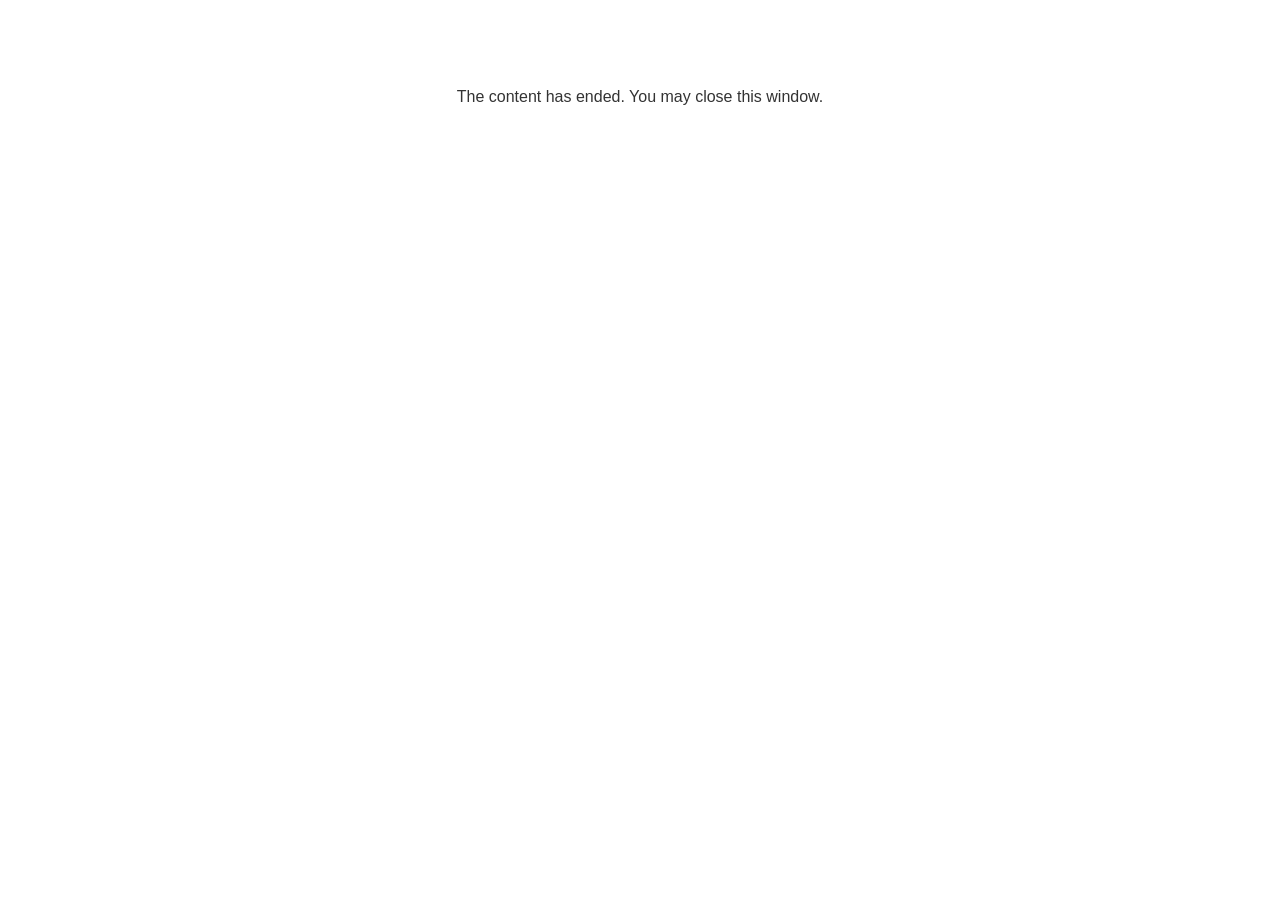
<file: lms/goodbye.html>
<!doctype html>
<html>
<body style="background-color: #ffffff;">

<p role="alert" style="color: #333333;font-family: Lato, articulate, tahoma, arial;font-size: medium;text-align: center;">
<br><br><br><br>
The content has ended. You may close this window.
</p>

</body>
</html>
</file>
<file: html5/data/css/output.min.css>
@font-face {
  font-family: 'LatoBold Charset1_ BoldC882DBE0';
  src: url('[data-uri]');
  font-style: normal;
  font-weight: bold;
}
@font-face {
  font-family: 'Lato Charset1_ 5WFywnFa82489261';
  src: url('[data-uri]');
  font-style: normal;
  font-weight: normal;
}
@font-face {
  font-family: 'Open Sans Charset1_ 6ACDB755A23';
  src: url('[data-uri]');
  font-style: normal;
  font-weight: normal;
}
@font-face {
  font-family: 'Open Sans Charset0_v9TY33EDE6F2';
  src: url('[data-uri]');
  font-style: normal;
  font-weight: normal;
}
.cs-HTML {
  background: rgba(40, 40, 40, 1);
}
.cs-npnxnanbnsnfns00010000001 .cs-infopanel  {
  box-shadow: 0 1px 0 rgba(0, 0, 0, 0);
  background: rgba(255, 255, 255, 1);
}
.cs-npnxnanbnsnfns00010000001 .cs-infopanel .cs-link {
  color: rgba(186, 187, 186, 1);
}
.cs-npnxnanbnsnfns00010000001 .cs-infopanel .cs-link:hover {
  color: rgba(255, 255, 255, 1);
}
.cs-npnxnanbnsnfns00010000001 .cs-infopanel .cs-name {
  color: rgba(68, 68, 68, 1);
}
.cs-npnxnanbnsnfns00010000001 .cs-infopanel .cs-title {
  color: rgba(153, 153, 153, 1);
}
.cs-npnxnanbnsnfns00010000001 .cs-infopanelpopup  {
  box-shadow: 0 1px 0 rgba(0, 0, 0, 0);
  background: rgba(0, 0, 0, 0);
}
.cs-npnxnanbnsnfns00010000001 .cs-infopanelpopup .cs-link {
  color: rgba(255, 0, 0, 1);
}
.cs-npnxnanbnsnfns00010000001 .cs-infopanelpopup .cs-link:hover {
  color: rgba(255, 255, 255, 1);
}
.cs-npnxnanbnsnfns00010000001 .cs-infopanelpopup .cs-name {
  color: rgba(255, 255, 255, 1);
}
.cs-npnxnanbnsnfns00010000001 .cs-infopanelpopup .cs-bio {
  color: rgba(186, 187, 186, 1);
}
.cs-npnxnanbnsnfns00010000001 .cs-timer  {
  color: rgba(186, 187, 186, 1);
}
.cs-npnxnanbnsnfns00010000001 .cs-duration stop:first-child {
  stop-color: rgba(60, 60, 60, 1);
}
.cs-npnxnanbnsnfns00010000001 .cs-duration stop:last-child {
  stop-color: rgba(60, 60, 60, 1);
}
.cs-npnxnanbnsnfns00010000001 .cs-elapsed stop:first-child {
  stop-color: rgba(254, 227, 71, 1);
}
.cs-npnxnanbnsnfns00010000001 .cs-elapsed stop:last-child {
  stop-color: rgba(254, 227, 71, 1);
}
.cs-npnxnanbnsnfns00010000001 .cs-timer .cs-pie .cs-innerstroke {
  stroke: rgba(199, 199, 199, 1);
}
.cs-npnxnanbnsnfns00010000001 .cs-timer .cs-pie .cs-innerborder {
  stroke: rgba(255, 255, 255, 1);
}
.cs-npnxnanbnsnfns00010000001 .cs-window  {
  box-shadow: 0 8px 5px rgba(0, 0, 0, 0.2);
  border-color: rgba(49, 99, 0, 0);
  background: rgba(33, 33, 33, 1);
  color: rgba(248, 248, 248, 1);
}
.cs-npnxnanbnsnfns00010000001 .cs-window .cs-diva {
  border-color: rgba(78, 78, 78, 1);
}
.cs-npnxnanbnsnfns00010000001 .cs-window .cs-divb {
  border-color: rgba(78, 78, 78, 0);
}
.cs-npnxnanbnsnfns00010000001 .cs-editor .cs-editor-slide {
  color: rgba(226, 226, 226, 1);
}
.cs-npnxnanbnsnfns00010000001 .cs-editor .cs-editor-html {
  color: rgba(186, 187, 186, 1);
}
.cs-npnxnanbnsnfns00010000001 .cs-editor .cs-editor-button {
  text-shadow: 0 1px 0 rgba(0, 0, 0, 0);
  color: rgba(255, 255, 255, 1);
  border-color: rgba(211, 211, 211, 1);
  background: rgba(34, 34, 34, 1);
}
.cs-npnxnanbnsnfns00010000001 .cs-editor .cs-editor-button:hover {
  background: rgba(68, 68, 68, 1);
}
.cs-npnxnanbnsnfns00010000001 .cs-editor .cs-editor-button:active {
  background: rgba(68, 68, 68, 1);
}
.cs-npnxnanbnsnfns00010000001 .cs-listitem  {
  color: rgba(186, 187, 186, 1);
  border-color: none;
  border: 1px solid transparent;
}
.cs-npnxnanbnsnfns00010000001 .cs-listitem:hover {
  background: rgba(255, 255, 255, 0.06);
  border-color: rgba(108, 108, 108, 1) !important;
  border-width: 1px;
  border-radius: 2px;
  border-style: solid;
  box-sizing: border-box;
}
.cs-npnxnanbnsnfns00010000001 .cs-listitem.hover {
  background: rgba(255, 255, 255, 0.06);
  border-color: rgba(108, 108, 108, 1) !important;
  border-width: 1px;
  border-radius: 2px;
  border-style: solid;
  box-sizing: border-box;
}
.cs-npnxnanbnsnfns00010000001 .cs-glossary  {
  color: rgba(186, 187, 186, 1);
}
.cs-npnxnanbnsnfns00010000001 .cs-glossary .cs-scrolling-panel {
  background: rgba(0, 0, 0, 0);
}
.cs-npnxnanbnsnfns00010000001 .cs-glossary .cs-term.cs-selected .cs-choice-list-trigger {
  color: rgba(255, 255, 255, 1);
  background: rgba(255, 255, 255, 1);
}
.cs-npnxnanbnsnfns00010000001 .cs-glossary .cs-term.cs-selected .cs-choice-list-trigger:focus {
  color: rgba(255, 255, 255, 1);
  background: rgba(255, 255, 255, 1);
}
.cs-npnxnanbnsnfns00010000001 .cs-glossary .cs-term:hover .cs-choice-list-trigger {
  background: rgba(186, 187, 186, 1);
}
.cs-npnxnanbnsnfns00010000001 .cs-glossary .cs-term.hover .cs-choice-list-trigger {
  background: rgba(186, 187, 186, 1);
}
.cs-npnxnanbnsnfns00010000001 .cs-glossary .cs-term .cs-choice-list-trigger:focus {
  background: rgba(186, 187, 186, 1);
}
.cs-npnxnanbnsnfns00010000001 .cs-glossary .cs-diva {
  border-color: rgba(0, 0, 0, 0);
}
.cs-npnxnanbnsnfns00010000001 .cs-glossary .cs-divb {
  border-color: rgba(0, 0, 0, 0);
}
.cs-npnxnanbnsnfns00010000001 .cs-glossary .cs-divc {
  border-color: rgba(0, 0, 0, 0);
}
.cs-npnxnanbnsnfns00010000001 .cs-glossary .cs-heading {
  color: rgba(248, 248, 248, 1);
  font-weight: 700;
}
.note-content p span {
  color: rgba(186, 187, 186, 1);
  line-height: 1.4em;
  font-size: 103.769%;
}
.cs-npnxnanbnsnfns00010000001 .cs-resource .cs-separator {
  border-color: rgba(0, 0, 0, 0);
}
.cs-npnxnanbnsnfns00010000001 .cs-outline  {
  color: rgba(45, 45, 45, 1);
}
.cs-npnxnanbnsnfns00010000001 .cs-outline .cs-diva {
  border-color: rgba(0, 0, 0, 0);
}
.cs-npnxnanbnsnfns00010000001 .cs-outline .cs-divb {
  border-color: rgba(0, 0, 0, 0);
}
.cs-npnxnanbnsnfns00010000001 .cs-outline .cs-divc {
  border-color: rgba(0, 0, 0, 0);
}
.cs-npnxnanbnsnfns00010000001 .cs-outline .cs-search-filter:hover {
  color: rgba(0, 0, 0, 0);
}
.cs-npnxnanbnsnfns00010000001 .cs-outline .cs-search-filter.hover {
  color: rgba(0, 0, 0, 0);
}
.cs-npnxnanbnsnfns00010000001 .cs-transcript  {
  color: rgba(255, 255, 255, 1);
}
.cs-npnxnanbnsnfns00010000001 .cs-transcript .cs-div {
  border-color: rgba(0, 0, 0, 0);
}
.cs-npnxnanbnsnfns00010000001 .cs-tabs:not(.topmenu-item) {
  color: rgba(248, 248, 248, 1);
}
.cs-npnxnanbnsnfns00010000001 .cs-tabs .cs-inner-button:not(.topmenu-item) {
  text-shadow: 0 1px 0 rgba(0, 0, 0, 0);
}
.cs-npnxnanbnsnfns00010000001 .cs-tabs:hover:not(.topmenu-item) {
  color: rgba(248, 248, 248, 1);
}
.cs-npnxnanbnsnfns00010000001 .cs-tabs.cs-selected {
  background: rgba(0, 0, 0, 0);
  color: rgba(248, 248, 248, 1);
}
.cs-npnxnanbnsnfns00010000001 .cs-seekcontrol  {
  background: rgba(0, 0, 0, 0);
  border-color: rgba(0, 0, 0, 0);
}
.cs-npnxnanbnsnfns00010000001 .cs-seekcontrol .cs-button:hover .cs-icon {
  fill: rgba(255, 255, 255, 1);
}
.cs-npnxnanbnsnfns00010000001 .cs-seekcontrol .cs-button.hover .cs-icon {
  fill: rgba(255, 255, 255, 1);
}
.cs-npnxnanbnsnfns00010000001 .cs-seekcontrol .cs-button .cs-icon-shadow {
  fill: rgba(0, 0, 0, 0);
}
.cs-npnxnanbnsnfns00010000001 .cs-seekcontrol .cs-button .cs-icon {
  fill: rgba(180, 180, 180, 1);
}
.cs-npnxnanbnsnfns00010000001 .cs-seekcontrol .cs-seek .cs-fill {
  background: rgba(255, 255, 255, 0.6);
}
.cs-npnxnanbnsnfns00010000001 .cs-seekcontrol .cs-seek {
  background: rgba(108, 108, 108, 1);
  border-color: rgba(0, 0, 0, 0);
}
.cs-npnxnanbnsnfns00010000001 .cs-searchinput .cs-input {
  color: rgba(186, 187, 186, 1);
  border-color: rgba(0, 0, 0, 0);
  background: rgba(255, 255, 255, 0.06);
}
.cs-npnxnanbnsnfns00010000001 .cs-searchinput .cs-input:focus {
  color: rgba(248, 248, 248, 1);
  background: rgba(41, 41, 41, 1);
}
.cs-npnxnanbnsnfns00010000001 .cs-searchinput .cs-input:hover {
  box-shadow: inset 0 0 1px 0 rgba(69, 126, 19, 0);
}
.cs-npnxnanbnsnfns00010000001 .cs-searchinput .cs-input.hover {
  box-shadow: inset 0 0 1px 0 rgba(69, 126, 19, 0);
}
.cs-npnxnanbnsnfns00010000001 .cs-searchinput .cs-button .cs-icon {
  fill: rgba(186, 187, 186, 1);
}
.cs-npnxnanbnsnfns00010000001 .cs-searchinput .cs-button:hover {
  fill: rgba(63, 133, 0, 1);
}
.cs-npnxnanbnsnfns00010000001 .cs-searchinput .cs-button.hover {
  fill: rgba(63, 133, 0, 1);
}
.cs-npnxnanbnsnfns00010000001 .cs-menu  {
  box-shadow: 0 1px 0 rgba(0, 0, 0, 0);
  background: rgba(33, 33, 33, 1);
}
.cs-npnxnanbnsnfns00010000001 .cs-topmenu-item.active .cs-tab {
  background: rgba(33, 33, 33, 1);
}
.cs-npnxnanbnsnfns00010000001 .cs-logo  {
  box-shadow: 0 1px 0 rgba(37, 75, 0, 1);
  background: rgba(255, 255, 255, 0);
}
.cs-npnxnanbnsnfns00010000001 .cs-checkbox  {
  color: rgba(255, 255, 255, 1);
}
.cs-npnxnanbnsnfns00010000001 .cs-checkbox:hover {
  border-color: rgba(175, 221, 130, 1);
}
.cs-npnxnanbnsnfns00010000001 .cs-checkbox.hover {
  border-color: rgba(175, 221, 130, 1);
}
.cs-npnxnanbnsnfns00010000001 .cs-checkbox .cs-box {
  color: rgba(255, 255, 255, 1);
  border-color: rgba(42, 83, 0, 1);
}
.cs-npnxnanbnsnfns00010000001 .cs-checkbox .cs-box:checked::after {
  color: rgba(43, 196, 0, 1);
}
.cs-npnxnanbnsnfns00010000001 .cs-button  {
  text-shadow: 0 1px 0 rgba(0, 0, 0, 0);
  color: rgba(186, 187, 186, 1);
  border-color: rgba(0, 0, 0, 0);
  background: rgba(0, 0, 0, 0);
  box-shadow: 0 1px 0 rgba(0, 0, 0, 0);
}
.cs-npnxnanbnsnfns00010000001 .cs-button .cs-icon {
  fill: rgba(186, 187, 186, 1);
}
.cs-npnxnanbnsnfns00010000001 .cs-button .cs-icon-shadow {
  fill: rgba(0, 0, 0, 0);
}
.cs-npnxnanbnsnfns00010000001 .cs-button:hover {
  background: rgba(248, 248, 248, 1);
}
.cs-npnxnanbnsnfns00010000001 .cs-button.hover {
  background: rgba(248, 248, 248, 1);
}
.cs-npnxnanbnsnfns00010000001 .cs-button:active {
  background: rgba(0, 0, 0, 0);
}
.cs-npnxnanbnsnfns00010000001 .cs-button.cs-disabled:hover {
  background: rgba(0, 0, 0, 0);
}
.cs-npnxnanbnsnfns00010000001 .cs-button.cs-disabled.hover {
  background: rgba(0, 0, 0, 0);
}
.cs-npnxnanbnsnfns00010000001 .cs-button.cs-disabled:active {
  background: rgba(0, 0, 0, 0);
}
.cs-npnxnanbnsnfns00010000001 .cs-button.cs-volume:hover {
  background: rgba(0, 0, 0, 0);
}
.cs-npnxnanbnsnfns00010000001 .cs-button.cs-volume.hover {
  background: rgba(0, 0, 0, 0);
}
.cs-npnxnanbnsnfns00010000001 .cs-button.cs-volume:active {
  background: rgba(0, 0, 0, 0);
}
.cs-npnxnanbnsnfns00010000001.cs-base  {
  color: rgba(186, 187, 186, 1);
  border-color: rgba(40, 40, 40, 1);
  background: rgba(40, 40, 40, 1);
}
.cs-npnxnanbnsnfns00010000001.cs-base .cs-separator .cs-diva {
  background: rgba(69, 69, 69, 1);
}
.cs-npnxnanbnsnfns00010000001.cs-base .cs-separator .cs-divb {
  background: rgba(0, 0, 0, 0);
}
.cs-npnxnanbnsnfns00010000001.cs-base .cs-topmenu-item.active .cs-tab {
  border-color: rgba(69, 69, 69, 1);
}
.cs-npnxnanbnsnfns00010000001.cs-base .cs-topmenu-item.active .cs-panel {
  border-color: rgba(69, 69, 69, 1);
}
.cs-npnxnanbnsnfns00010000001.cs-base .cs-left {
  background: rgba(33, 33, 33, 1);
}
.cs-npnxnanbnsnfns00010000001.cs-base .cs-area-primary .cs-slide-container {
  background: rgba(40, 40, 40, 1);
}
.cs-npnxnanbnsnfns00010000001.cs-base.cs-custom-theme .cs-brandhighlight-bg {
  background: rgba(79, 189, 244, 1) !important;
}
.cs-npnxnanbnsnfns00010000001.cs-base.cs-custom-theme .cs-brandhighlight-secondary-bg {
  background: rgba(255, 255, 255, 1) !important;
}
.cs-npnxnanbnsnfns00010000001.cs-base.cs-custom-theme .cs-brandhighlight-border {
  border-color: rgba(79, 189, 244, 1) !important;
}
.cs-npnxnanbnsnfns00010000001.cs-base.cs-custom-theme .cs-brandhighlight-text {
  color: rgba(79, 189, 244, 1) !important;
}
.cs-npnxnanbnsnfns00010000001.cs-base.cs-custom-theme .cs-brandhighlight-fill {
  fill: rgba(79, 189, 244, 1) !important;
}
.cs-npnxnanbnsnfns00010000001.cs-base.cs-custom-theme .cs-listitem.cs-selected {
  background-color: rgba(255, 255, 255, 0.06) !important;
}
.cs-npnxnanbnsnfns00010000001 .cs-volume::-moz-range-thumb {
  border-color: rgba(43, 85, 0, 1);
  box-shadow: inset 0 0 1px 0 rgba(43, 85, 0, 1);
  background: rgba(255, 255, 255, 1);
}
.cs-npnxnanbnsnfns00010000001 .cs-volume::-ms-thumb {
  border-color: rgba(43, 85, 0, 1);
  box-shadow: inset 0 0 1px 0 rgba(43, 85, 0, 1);
  background: rgba(255, 255, 255, 1);
}
.cs-npnxnanbnsnfns00010000001 .cs-volume::-webkit-slider-thumb {
  border-color: rgba(43, 85, 0, 1);
  box-shadow: inset 0 0 1px 0 rgba(43, 85, 0, 1);
  background: rgba(255, 255, 255, 1);
}
.cs-npnxnanbnsnfns00010000001 .cs-volume::-moz-range-track {
  border-color: rgba(66, 140, 1, 1);
  background: rgba(108, 108, 108, 1);
}
.cs-npnxnanbnsnfns00010000001 .cs-volume::-ms-track {
  border-color: rgba(66, 140, 1, 1);
  background: rgba(108, 108, 108, 1);
}
.cs-npnxnanbnsnfns00010000001 .cs-volume::-webkit-slider-runnable-track {
  border-color: rgba(66, 140, 1, 1);
  background: rgba(108, 108, 108, 1);
}
body.show-focus .tab-focus-box {
  box-shadow: 0 0 0 1px rgba(255, 255, 0, 1), 0 0 0 3px rgba(0, 32, 96, 1), 0 0 5px 5px rgba(255, 255, 0, 1);
  border-color: transparent;
  outline: 2px transparent solid;
}
.skipnav {
  box-shadow: 0 0 0 1px rgba(255, 255, 0, 1), 0 0 0 3px rgba(0, 32, 96, 1), 0 0 5px 5px rgba(255, 255, 0, 1);
  border-color: transparent;
  outline: 2px transparent solid;
}
.cs-npnxnanbnsnfns00010000001 .cs-listitem:hover {
  color: none;
}
.cs-npnxnanbnsnfns00010000001 .cs-listitem.hover {
  color: none;
}
.cs-npnxnanbnsnfns00010000001 .cs-listitem.cs-viewed {
  color: #BABBBA;
}
.cs-npnxnanbnsnfns00010000001 .cs-listitem {
  color: #BABBBA;
}
.cs-npnxnanbnsnfns00010000001 .cs-listitem:hover .cs-icon-carrot * {
  fill: none;
}
.cs-npnxnanbnsnfns00010000001 .cs-listitem.hover .cs-icon-carrot * {
  fill: none;
}
.cs-npnxnanbnsnfns00010000001 .cs-listitem .cs-icon-carrot {
  color: none;
  top: calc(3px);
}
.cs-npnxnanbnsnfns00010000001 .cs-listitem .cs-icon-carrot .cs-shadow {
  color: #F8F8F8;
}
.cs-npnxnanbnsnfns00010000001 .item-collapsible .is-scene {
  color: #F8F8F8 !important;
  font-weight: 700;
}
.cs-npnxnanbnsnfns00010000001 .is-scene .cs-icon-carrot * {
  color: #F8F8F8 !important;
  font-weight: 700;
}
.cs-npnxnanbnsnfns00010000001 .is-scene:not(.outline-links-collapse) > a {
  color: #F8F8F8;
}
.cs-npnxnanbnsnfns00010000001 .is-scene:not(.outline-links-collapse) .cs-icon-carrot * {
  fill: none !important;
  color: #F8F8F8 !important;
}
.cs-npnxnanbnsnfns00010000001 .tabs, .cs-npnxnanbnsnfns00010000001 .cs-logo {
  border-bottom: 1px solid rgba(108, 108, 108, 1);
}
.cs-npnxnanbnsnfns00010000001 .area-secondary-wrapper:after {
  background-image: url('[data-uri]');
  background-size: 100%;
}
.cs-npnxnanbnsnfns00010000001 .panel-footer {
  background: #212121;
}
.cs-npnxnanbnsnfns00010000001 #outline-search {
  background: rgba(255, 255, 255, 0.06);
  border-color: rgba(108, 108, 108, 1);
  border-width: 1px;
  border-style: solid;
}
.cs-npnxnanbnsnfns00010000001 .topmenu-panel #outline-search {
  background: #545454;
}
.cs-npnxnanbnsnfns00010000001 .search-icon circle, .cs-npnxnanbnsnfns00010000001 .search-icon path {
  stroke: #BABBBA;
}
.cs-npnxnanbnsnfns00010000001 #outline-search input[type   =search] {
  color: #F8F8F8;
}
.cs-npnxnanbnsnfns00010000001 #outline-search ::-webkit-input-placeholder {
  color: #BABBBA !important;
}
.cs-npnxnanbnsnfns00010000001 #outline-search :-ms-input-placeholder {
  color: #BABBBA !important;
}
.cs-npnxnanbnsnfns00010000001 #outline-search ::-moz-placeholder {
  color: #BABBBA !important;
  opacity: 1;
}
.cs-npnxnanbnsnfns00010000001 .cs-topmenu-item.active, body:not(.is-touchable-tablet) .cs-npnxnanbnsnfns00010000001 .cs-topmenu-item:hover {
  color: #F8F8F8;
}
.cs-npnxnanbnsnfns00010000001 .cs-topmenu-item.button-tapped {
  color: #F8F8F8;
}
.cs-npnxnanbnsnfns00010000001 .cs-topmenu-item.active .cs-tab, .cs-npnxnanbnsnfns00010000001 .cs-topmenu-item .cs-tab {
  background: transparent !important;
  border: none !important;
}
.cs-npnxnanbnsnfns00010000001 .top-tabs-drop-icon div {
  background: #BABBBA;
}
.cs-npnxnanbnsnfns00010000001 .cs-panel.topmenu-panel .panel-content, .cs-npnxnanbnsnfns00010000001 .top-tabs-drop {
  background: #212121;
}
.cs-npnxnanbnsnfns00010000001 .cs-topmenu-item.active .cs-panel {
  background: #212121;
}
.cs-npnxnanbnsnfns00010000001 .cs-menu.topmenu-panel, .cs-npnxnanbnsnfns00010000001 .top-tabs-drop {
  border: 1px solid rgba(69, 69, 69, 1) !important;
  border-radius: 3px;
}
.cs-npnxnanbnsnfns00010000001 .resources .resources-list a:hover {
  background: rgba(255, 255, 255, 0.06);
}
body:not(.is-touchable-tablet) .cs-npnxnanbnsnfns00010000001 .resources .resources-list a:hover {
  background: rgba(255, 255, 255, 0.06);
}
.cs-npnxnanbnsnfns00010000001 .resources .resources-list a.hover {
  background: rgba(255, 255, 255, 0.06);
}
body:not(.is-touchable-tablet) .cs-npnxnanbnsnfns00010000001 .resources .resources-list a.hover {
  background: rgba(255, 255, 255, 0.06);
}
.cs-npnxnanbnsnfns00010000001 .resources .resources-list a.button-tapped {
  background: rgba(255, 255, 255, 0.06);
}
.cs-npnxnanbnsnfns00010000001 .cs-icon path, .cs-npnxnanbnsnfns00010000001 .cs-icon rect, .cs-npnxnanbnsnfns00010000001 .cs-icon polygon, .cs-npnxnanbnsnfns00010000001 .menu-icon-wrapper.menu-icon-wrapper-hover path {
  fill: #BABBBA;
}
.cs-npnxnanbnsnfns00010000001 .cs-icon .icon-stroke-only {
  fill: none !important;
  stroke: #BABBBA !important;
}
body:not(.is-touchable-tablet) .cs-npnxnanbnsnfns00010000001 .cs-button:hover .cs-icon path, body:not(.is-touchable-tablet) .cs-npnxnanbnsnfns00010000001 .cs-button:hover .cs-icon rect, body:not(.is-touchable-tablet) .cs-npnxnanbnsnfns00010000001 .cs-button:hover .cs-icon polygon {
  fill: #F8F8F8;
}
body:not(.is-touchable-tablet) .cs-npnxnanbnsnfns00010000001 .cs-tabs:hover .search-icon circle, body:not(.is-touchable-tablet) .cs-npnxnanbnsnfns00010000001 .cs-tabs:hover .search-icon path {
  stroke: #F8F8F8;
}
.cs-npnxnanbnsnfns00010000001 .cs-button.button-tapped .cs-icon path, .cs-npnxnanbnsnfns00010000001 .cs-button.button-tapped .cs-icon rect, .cs-npnxnanbnsnfns00010000001 .cs-button.button-tapped .cs-icon polygon {
  fill: #F8F8F8;
}
body:not(.is-touchable-tablet) .cs-npnxnanbnsnfns00010000001 .cs-button:hover .cs-icon .icon-stroke-only {
  fill: none !important;
  stroke: #F8F8F8 !important;
}
.cs-npnxnanbnsnfns00010000001 .cs-button:button-tapped .cs-icon .icon-stroke-only {
  fill: none !important;
  stroke: #F8F8F8 !important;
}
.cs-npnxnanbnsnfns00010000001 .menu-icon-wrapper.menu-icon-wrapper-hover svg path {
  fill: #F8F8F8;
}
.floating-sidebar:not(.sidebar-closed) .cs-npnxnanbnsnfns00010000001 #hamburger .menu-icon-wrapper svg path {
  fill: #BABBBA;
}
.floating-sidebar:not(.sidebar-closed) .cs-npnxnanbnsnfns00010000001 #hamburger .menu-icon-wrapper.menu-icon-wrapper-hover svg path {
  fill: #F8F8F8;
}
.cs-npnxnanbnsnfns00010000001 .volume .btn:before {
  background-image: url('[data-uri]');
}
.cs-npnxnanbnsnfns00010000001 .volume-track {
  background: #6C6C6C;
}
.cs-npnxnanbnsnfns00010000001 .volume-icon circle {
  stroke: #BABBBA;
}
.cs-npnxnanbnsnfns00010000001 .cs-settings > .settings-panel {
  background: #212121;
  border: 1px solid rgba(69, 69, 69, 1) !important;
  border-radius: 3px;
}
.cs-npnxnanbnsnfns00010000001 .cs-settings > .panel-down-arrow {
  fill: #212121;
}
.cs-npnxnanbnsnfns00010000001 .switch-toggle .border {
  stroke: #7C7C7C;
}
.cs-npnxnanbnsnfns00010000001 .switch-toggle .thumb-off .thumb {
  fill: #A2A2A2;
}
.cs-npnxnanbnsnfns00010000001 .switch-toggle .thumb-on .track {
  fill: rgba(79, 189, 244, 1);
}
.cs-npnxnanbnsnfns00010000001 .switch-toggle .thumb-off .track {
  fill: rgba(255, 255, 255, 0.1);
}
.cs-npnxnanbnsnfns00010000001 .switch-label {
  color: #BABBBA;
}
.cs-npnxnanbnsnfns00010000001 .cs-panel .scrollarea-btn:after {
  background: rgba(179, 180, 179, 0.75);
}
.scrollarea-scrollbar:hover .scrollarea-btn:after, .scrollarea-scrollbar.highlight-scrollbar .scrollarea-btn:after {
  background: rgba(179, 180, 179, 0.75);
}
.floating-sidebar .sidebar-overlay {
  background: rgba(0, 0, 0, 0.85);
}
.cs-npnxnanbnsnfns00010000001 .overlay-message {
  background: rgba(0, 0, 0, 0.85);
}
.cs-npnxnanbnsnfns00010000001 .top-ui-bg, .cs-npnxnanbnsnfns00010000001 .bottom-ui-bg, .cs-npnxnanbnsnfns00010000001 .right-ui-bg, .cs-npnxnanbnsnfns00010000001 .left-ui-bg {
  background: rgba(40, 40, 40, 0.8);
}
.cs-npnxnanbnsnfns00010000001 .circle-progress-bg {
  fill: #282828;
}
.cs-npnxnanbnsnfns00010000001 .circle-progress-well {
  fill: #6C6C6C;
}
.cs-npnxnanbnsnfns00010000001 .circle-progress-pie {
  stroke: #6C6C6C;
}
.cs-npnxnanbnsnfns00010000001 .lightbox .option-pane {
  background: rgba(40, 40, 40, 0.8);
}
.cs-npnxnanbnsnfns00010000001 .lightbox .option-pane:before {
  background: #282828;
}
.cs-npnxnanbnsnfns00010000001 .message-window {
  background: #212121;
  border: 1px solid rgba(255, 255, 255, 1) !important;
  border-radius: 3px;
}
.cs-npnxnanbnsnfns00010000001 .message-window-header p, .cs-npnxnanbnsnfns00010000001 .message-window-text {
  color: #F8F8F8;
}
.cs-npnxnanbnsnfns00010000001 .message-window-header p {
  border-bottom: 1px solid rgba(255, 255, 255, 1);
}
.cs-npnxnanbnsnfns00010000001 .message-window button.slide-object-button {
  border: 1px solid rgba(255, 255, 255, 1) !important;
}
.cs-npnxnanbnsnfns00010000001 .message-window button.slide-object-button:hover {
  background: rgba(255, 255, 255, 0.06) !important;
}
.message-window .slide-object-button tspan, .message-window .slide-object-button-text tspan {
  fill: #F8F8F8 !important;
}
body:not(.is-touchable-tablet) .cs-npnxnanbnsnfns00010000001 .cs-button:hover .text {
  color: #F8F8F8;
}
.cs-npnxnanbnsnfns00010000001 .cs-button.button-tapped .text {
  color: #F8F8F8;
}
.cs-npnxnanbnsnfns00010000001.cs-base {
  background: #282828;
}
.cs-npnxnanbnsnfns00010000001 .cs-menu {
  background: transparent;
}
.cs-npnxnanbnsnfns00010000001 .progress-bar .progress-bar-fill:after {
  background: #FFFFFF !important;
}
.cs-npnxnanbnsnfns00010000001 .volume-dot {
  background: #FFFFFF !important;
}
.fn-npnxnanbsnfns00010000001 {
  font-family: 'Lato22AB4CAF';
  -webkit-font-variant-ligatures: no-common-ligatures;
  font-variant-ligatures: no-common-ligatures;
}
.fn-pxabnsnfns00010000001 {
  font-family: 'Lato22AB4CAF';
  -webkit-font-variant-ligatures: no-common-ligatures;
  font-variant-ligatures: no-common-ligatures;
}
.fn-npxnabnsnfns00010000001 {
  font-family: 'Lato22AB4CAF';
  -webkit-font-variant-ligatures: no-common-ligatures;
  font-variant-ligatures: no-common-ligatures;
}
.fn-npnxnanbnsnfns00010000001 {
  font-family: 'Lato22AB4CAF';
  -webkit-font-variant-ligatures: no-common-ligatures;
  font-variant-ligatures: no-common-ligatures;
}
.fn-pxabnsnfns00010000000 {
  font-family: 'Lato22AB4CAF';
  -webkit-font-variant-ligatures: no-common-ligatures;
  font-variant-ligatures: no-common-ligatures;
}
@font-face {
  font-family: 'Lato22AB4CAF';
  src: url('[data-uri]');
  font-style: normal;
  font-weight: bold;
}
@font-face {
  font-family: 'Lato22AB4CAF';
  src: url('[data-uri]');
  font-style: normal;
  font-weight: normal;
}
.cs-ResumePromptSlide .cs-5VEHo035nCt-ResumePromptSlide-btn0 {
  color: rgba(255, 255, 255, 1);
  border-color: rgba(211, 211, 211, 1);
  background: rgba(34, 34, 34, 1);
  text-shadow: 0 1px 0 rgba(0, 0, 0, 0);
}
.cs-ResumePromptSlide .cs-5VEHo035nCt-ResumePromptSlide-btn0 .cs-html {
  color: rgba(186, 187, 186, 1);
}
.cs-ResumePromptSlide .cs-5VEHo035nCt-ResumePromptSlide-btn0 .cs-slide {
  border-color: rgba(226, 226, 226, 1);
}
.cs-ResumePromptSlide .cs-5VEHo035nCt-ResumePromptSlide-btn0:hover {
  background: rgba(68, 68, 68, 1);
}
.cs-ResumePromptSlide .cs-5VEHo035nCt-ResumePromptSlide-btn0:active {
  background: rgba(68, 68, 68, 1);
}
.cs-ResumePromptSlide .cs-5VEHo035nCt-ResumePromptSlide-btn1 {
  color: rgba(255, 255, 255, 1);
  border-color: rgba(211, 211, 211, 1);
  background: rgba(34, 34, 34, 1);
  text-shadow: 0 1px 0 rgba(0, 0, 0, 0);
}
.cs-ResumePromptSlide .cs-5VEHo035nCt-ResumePromptSlide-btn1 .cs-html {
  color: rgba(186, 187, 186, 1);
}
.cs-ResumePromptSlide .cs-5VEHo035nCt-ResumePromptSlide-btn1 .cs-slide {
  border-color: rgba(226, 226, 226, 1);
}
.cs-ResumePromptSlide .cs-5VEHo035nCt-ResumePromptSlide-btn1:hover {
  background: rgba(68, 68, 68, 1);
}
.cs-ResumePromptSlide .cs-5VEHo035nCt-ResumePromptSlide-btn1:active {
  background: rgba(68, 68, 68, 1);
}
.cs-ExternalInterfaceErrorSlide .cs-buttonOK {
  color: rgba(255, 255, 255, 1);
  border-color: rgba(211, 211, 211, 1);
  background: rgba(34, 34, 34, 1);
  text-shadow: 0 1px 0 rgba(0, 0, 0, 0);
}
.cs-ExternalInterfaceErrorSlide .cs-buttonOK .cs-html {
  color: rgba(186, 187, 186, 1);
}
.cs-ExternalInterfaceErrorSlide .cs-buttonOK .cs-slide {
  border-color: rgba(226, 226, 226, 1);
}
.cs-ExternalInterfaceErrorSlide .cs-buttonOK:hover {
  background: rgba(68, 68, 68, 1);
}
.cs-ExternalInterfaceErrorSlide .cs-buttonOK:active {
  background: rgba(68, 68, 68, 1);
}
</file>
